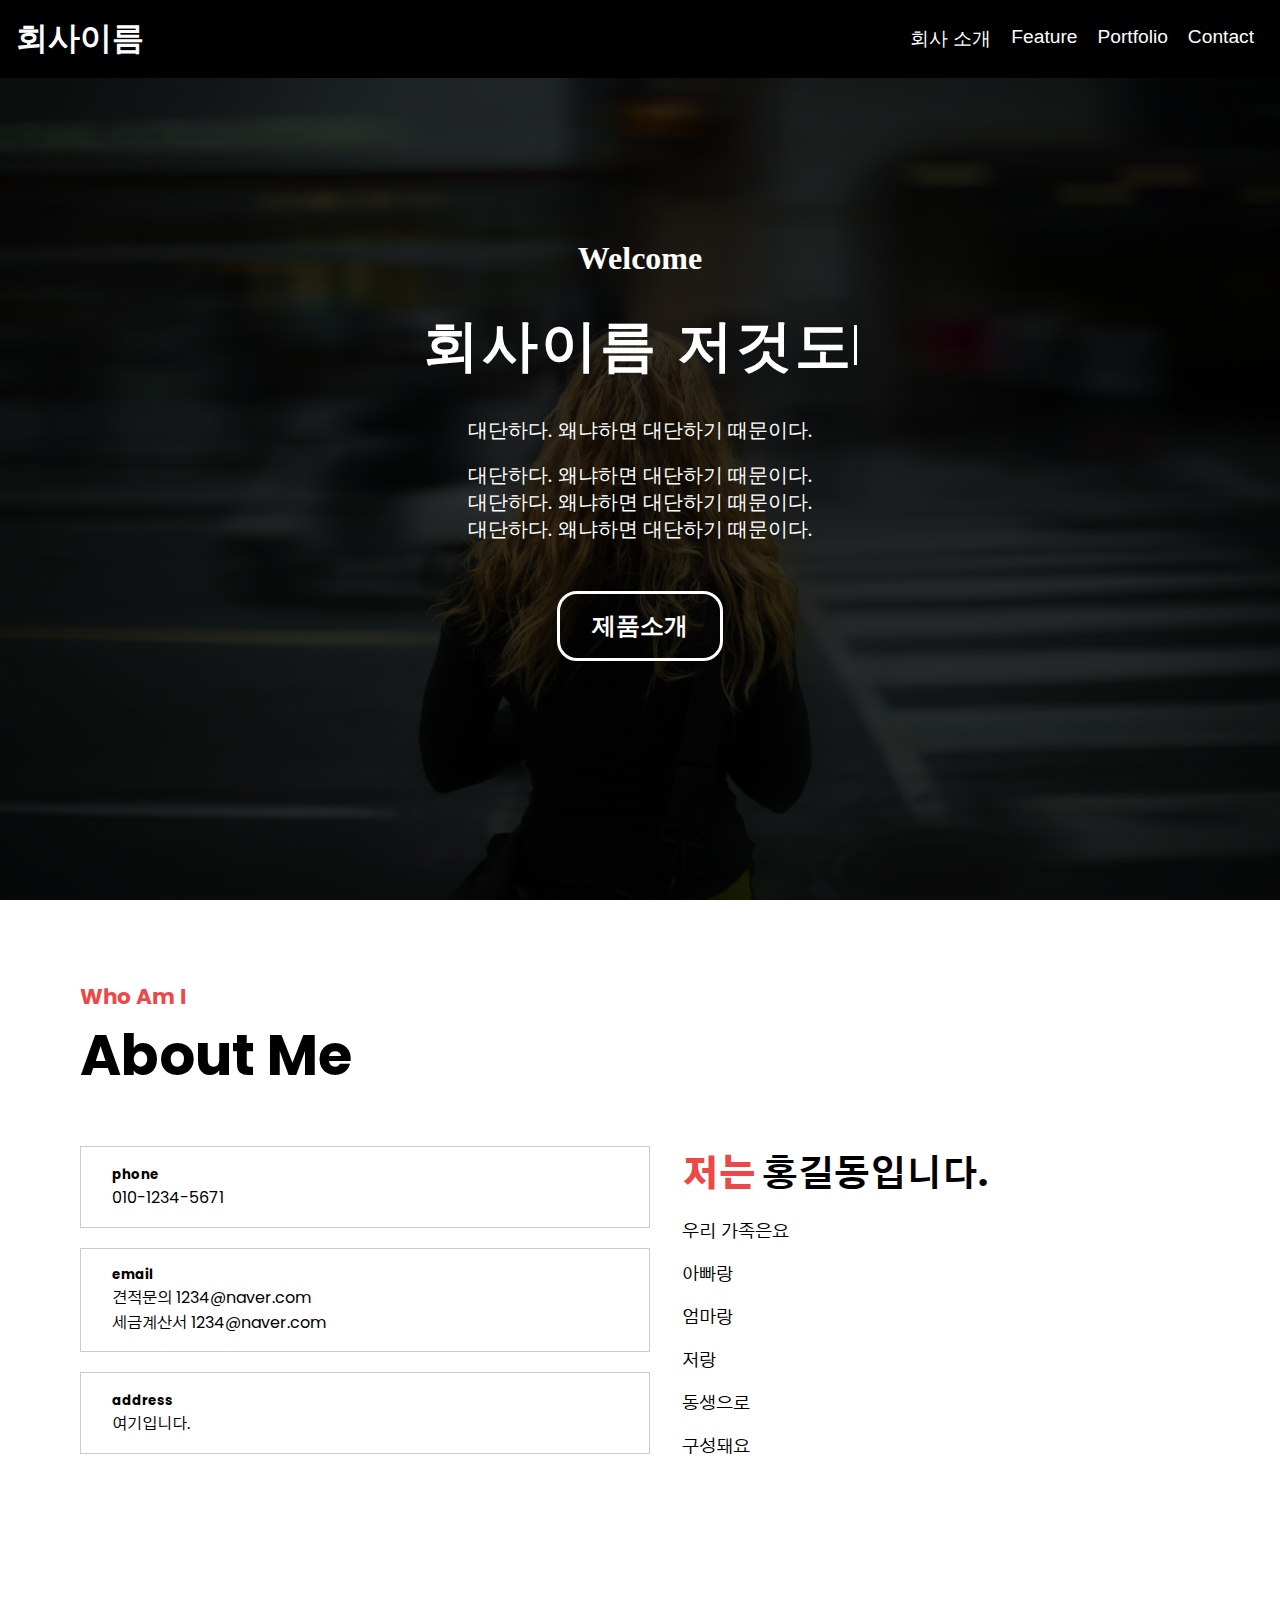
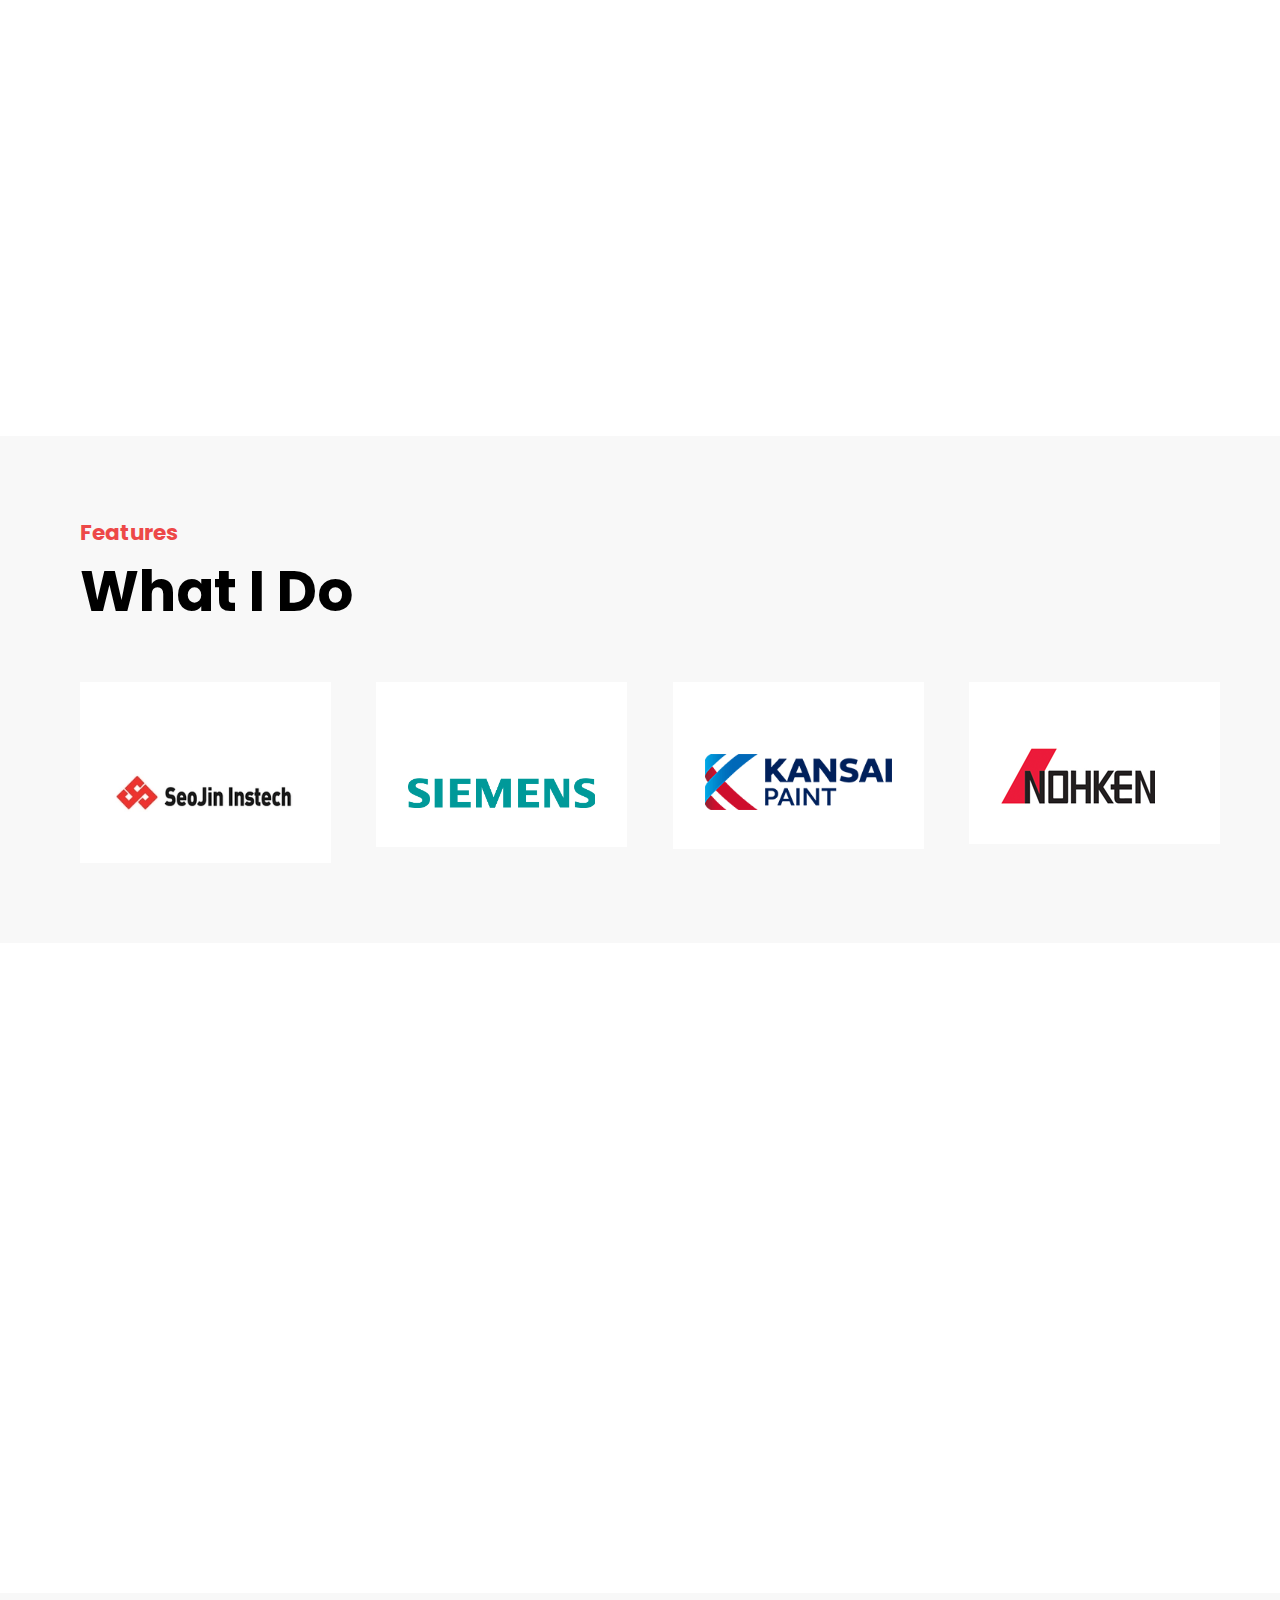
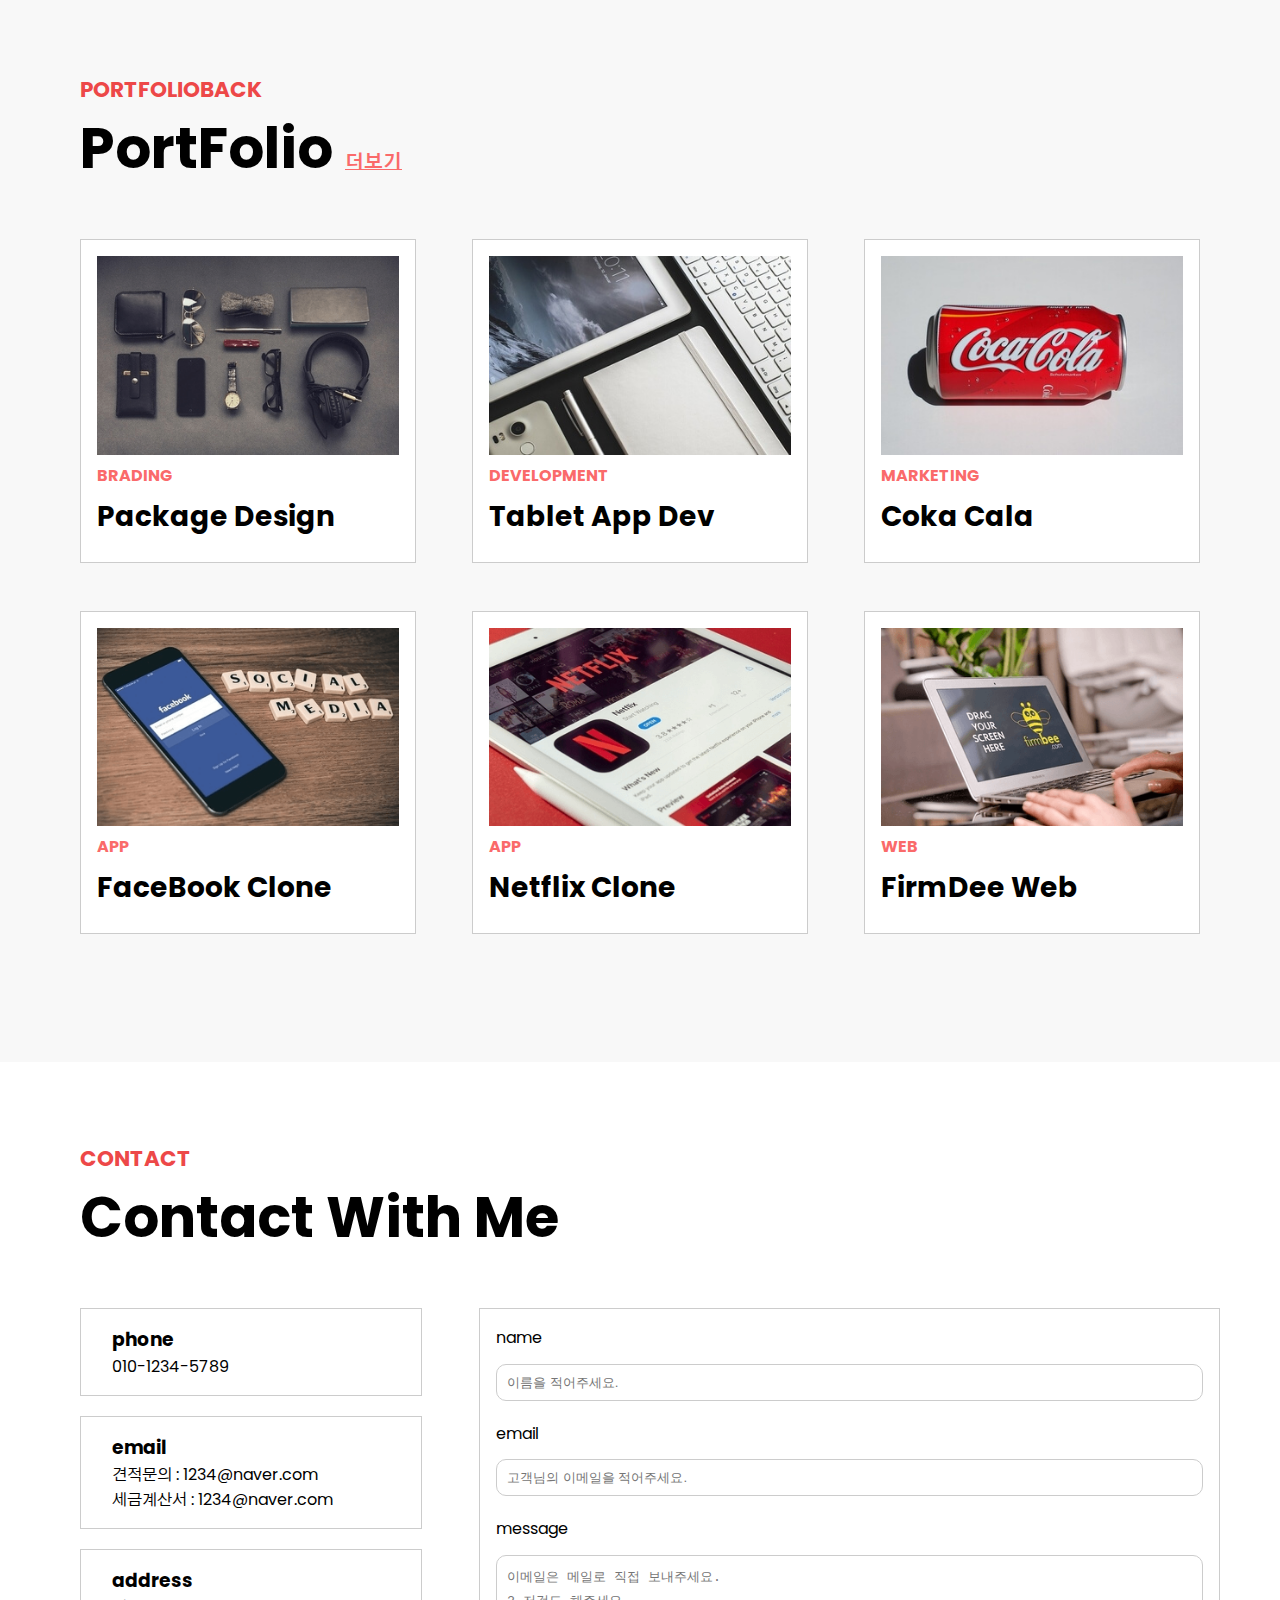
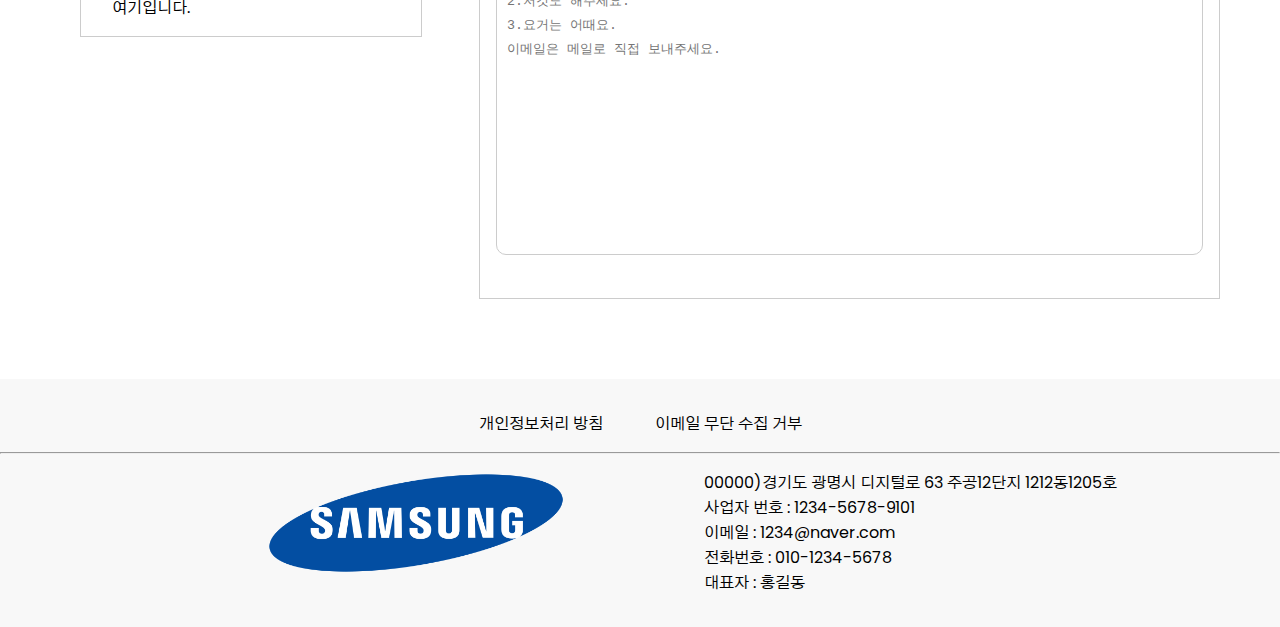
<file: index.html>
<!DOCTYPE html>
<html lang="ko">
<head>
    <meta charset="UTF-8">
    <meta http-equiv="X-UA-Compatible" content="IE=edge">
    <meta name="viewport" content="width=device-width, initial-scale=1.0">
    <title>완성본</title>
    <link rel="stylesheet" href="https://cdnjs.cloudflare.com/ajax/libs/font-awesome/6.1.2/css/all.min.css" integrity="sha512-1sCRPdkRXhBV2PBLUdRb4tMg1w2YPf37qatUFeS7zlBy7jJI8Lf4VHwWfZZfpXtYSLy85pkm9GaYVYMfw5BC1A==" crossorigin="anonymous" referrerpolicy="no-referrer" />
    <!-- font 아이콘을 사용하기 위해서-->
    <link rel="stylesheet" href="style.css">
    <!--띄어쓰기 조심-->
</head>

<!--오른쪽 마우스 금지
https://heinafantasy.com/120-->
<body oncontextmenu="return false" onselectstart="return false" ondragstart="return false" onkeydown="return false">
    <!--header-->
    <header>
        <!--header은 문서나 특징 섹션(section)의 헤더(header)를 정의할 때 사용--> 
            <div class="container">
                <h1>
                    <button data-animation-scroll='true' data-target="#main">회사이름</button>
                </h1>
                <nav>
                <!--nav태그는 다른 페이지 또는 현재 페이지의 다른 부분과 연결되는 네비게이션 링크들의 집합-->
                    <ul>
                    <!--ul의 점 없앨려면 style="list-style: none;"사용하기-->
                        <li>
                            <button data-animation-scroll='true' data-target="#about">회사 소개</button>
                        </li>
                        <li>
                            <button data-animation-scroll='true' data-target="#feature">Feature</button>
                        </li>
                        <li>
                            <button data-animation-scroll='true' data-target="#portfolio">Portfolio</button>
                        </li>
                        <li>
                            <button data-animation-scroll='true' data-target="#contact">Contact</button>
                        </li>
                    </ul>
                </nav>
            </div>
    </header>

    <!--main-->
    <main id="main">
        <!--main 태그는 문서 내부의 핵심적인 콘텐츠를 나타낼 때 사용하는 태그입니다. -->
            <div class="container">
                <h4>Welcome</h4>
                <h2>회사이름 <span></span></h2>
                <p>대단하다. 왜냐하면 대단하기 때문이다. </p>
                <br>
                <p>대단하다. 왜냐하면 대단하기 때문이다. </p>
                <p>대단하다. 왜냐하면 대단하기 때문이다. </p>
                <p>대단하다. 왜냐하면 대단하기 때문이다. </p>
                <!--'alt + z'시 화면에 맞추어서 가로 스크롤 없어짐-->
                <button class="download"><a href = '#portfolio'>제품소개</a></button>
                <button class="mouse"><i class="fa-solid fa-computer-mouse"></i></button>
                <!--<i class="fa-solid fa-computer-mouse"></i> 아이콘 가져오기-->
                <!--'https://fontawesome.com/icons/computer-mouse?s=solid' 아이콘 공짜로 얻기 사이트-->
            </div>
    </main>

    <!--about_me-->
    <section id="about">
        <!--section tag는 HTML 문서에 퐘된 독립적인 섹션(section)을 정의할 때 사용한다.-->
            <div class="container">
                <div class="title">
                    <h4>Who Am I</h4>
                    <h2>About Me</h2>
                </div>
                <div class="about-self">
                    <div class="left">
                        <!--
                        <img src="./images/me_alone.jpg" alt="내 사진">
                        -->
                        <div class="card">
                            <div class="icon">
                                <i class="fa-solid fa-phone-volume"></i>
                            </div>
                            <div class="info-text">
                                <h5>phone</h5>
                                <p>010-1234-5671</p>
                            </div>
                        </div>
    
                        <div class="card">
                            <div class="icon">
                                <i class="fa-solid fa-envelope-open-text"></i>
                            </div>
                            <div class="info-text">
                                <h5>email</h5>
                                <p>견적문의 1234@naver.com</p>
                                <p>세금계산서 1234@naver.com</p>
                            </div>
                        </div>
    
                        <div class="card">
                            <div class="icon">
                                <i class="fa-solid fa-location-crosshairs"></i>
                            </div>
                            <div class="info-text">
                                <h5>address</h5>
                                <p>여기입니다.</p>
                            </div>
                        </div>
                    </div>
                    <div class="right">
                        <h3><strong>저는 </strong>홍길동입니다.</h3>
                        <p>우리 가족은요</p>
                        <p>아빠랑</p>
                        <p>엄마랑</p>
                        <p>저랑</p>
                        <p>동생으로 </p>
                        <p>구성돼요</p>
                    </div>
                    <div class="map">
                        <iframe src="https://www.google.com/maps/embed?pb=!1m18!1m12!1m3!1d850967.604009362!2d126.01123202370937!3d33.576955215802215!2m3!1f0!2f0!3f0!3m2!1i1024!2i768!4f13.1!3m3!1m2!1s0x350ce3544cc84045%3A0x66bc36d2981ebf31!2z7KCc7KO87Yq567OE7J6Q7LmY64-E!5e0!3m2!1sko!2skr!4v1662192895666!5m2!1sko!2skr" width="600" height="450" style="border:0;" style="border:0;" allowfullscreen="" loading="lazy" referrerpolicy="no-referrer-when-downgrade"></iframe>
                        <!--https://lcw126.tistory.com/192-->
                        
                    
                </div>
            </div>
    </section>

    <!--what_i_do-->
    <section id="feature">
        <div class="container">
            <div class="title">
                <h4>Features</h4>
                <h2>What I Do</h2>
            </div>

            <div class="do-me">
                <!--
                <div class="do-inner">
                    <img class="log" src="./images/siemens.png" alt="siemens">
                </div>
                -->

                
                <div class="do-inner">
                    <a href="http://www.seojin.biz/main/main.php" target="_blank">
                        <div class="icon seojin">
                            <i class="fa-solid fa-s"></i>
                            <i class="fa-solid fa-e"></i>
                            <i class="fa-solid fa-o"></i>
                            <i class="fa-solid fa-j"></i>
                            <i class="fa-solid fa-i"></i> 
                            <i class="fa-solid fa-n"></i>
                            <br>
                            <span>
                                <i class="fa-solid fa-i"></i>
                                <i class="fa-solid fa-n"></i>
                                <i class="fa-solid fa-s"></i>
                                <i class="fa-solid fa-t"></i>
                                <i class="fa-solid fa-e"></i>
                                <i class="fa-solid fa-c"></i>
                                <i class="fa-solid fa-h"></i>
                            </span>
                        </div>
                        <div class="log seojin_img">
                            <span>
                            <img src="images/seojininstech.webp" alt='seojin'>
                            </span>
                        </div>
                        <div class="content">
                            <p><span>메인 화면으로 들어가게 됩니다.</span></p>
                        </div>
                    </a>
                </div>

                <div class="do-inner">
                    <a href="https://new.siemens.com/kr/ko.html" target="_blank">
                        <div class="icon">
                            <i class="fa-solid fa-s"></i>
                            <i class="fa-solid fa-e"></i>
                            <i class="fa-solid fa-m"></i>
                            <i class="fa-solid fa-e"></i>
                            <i class="fa-solid fa-n"></i>
                            <i class="fa-solid fa-s"></i>      
                        </div>
                        <div class="log siemens_img">
                            <span>
                            <img src="images/siemens.png" alt='siemens'>
                            </span>
                        </div>
                        <div class="content">
                            <p><span>메인 화면으로 들어가게 됩니다.</span></p>
                        </div>
                    </a>
                </div>
                <!--SeoJin Instec, SEMENS, KANSAI, NOHKEN-->
                <div class="do-inner">
                    <a href="https://www.kansai.com/" target="_blank">
                        <div class="icon">
                            <i class="fa-solid fa-k"></i>
                            <i class="fa-solid fa-a"></i>
                            <i class="fa-solid fa-n"></i>
                            <i class="fa-solid fa-s"></i>
                            <i class="fa-solid fa-a"></i>
                            <i class="fa-solid fa-i"></i>
                        </div>
                        <div class="log kansai_img">
                            <span>
                            <img src="images/kansai3.png" alt='kansai'>
                            </span>
                        </div>
                        <div class="content">
                            <p><span>메인 화면으로 들어가게 됩니다.</span></p>
                        </div>
                    </a>
                </div>

                <div class="do-inner">
                    <a href="https://www.nohken.com/en/" target="_blank">
                        <div class="icon">
                            <i class="fa-solid fa-n"></i>
                            <i class="fa-solid fa-o"></i>
                            <i class="fa-solid fa-h"></i>
                            <i class="fa-solid fa-k"></i>
                            <i class="fa-solid fa-e"></i>
                            <i class="fa-solid fa-n"></i>
                        </div>
                        <div class="log nohken_img">
                            <span>
                            <img src="images/nohken.png" alt='nohken'>
                            </span>
                        </div>
                        <div class="content">
                            <p><span>메인 화면으로 들어가게 됩니다.</span></p>
                        </div>
                    </a>
                </div>
            </div>
        </div>
            
            <!--
            <div class="do-inner">
                <img class="log" src="./images/kansai.svg" alt="kansai">
            </div>

            <div class="do-inner">
                <img class="log" src="./images/seojininstech2.jpg" alt="seojininstech">
            </div>

            <div class="do-inner">
                <img class="log" src="./images/nohken.png" alt="nohken">
            </div>
            -->

    </section>

    <!--background-->
    <div class="bg">
    </div>

    <!--portpolio-->
    <section id='portfolio'>
        <div class="containder">
            <div class="title">
                <h4>PORTFOLIOBACK</h4>
                <h2>PortFolio <a href="./deep/html/condact_product.html">더보기</a></h2>
            </div>
            <div class="portfolio-me">
                <div class="portfolio-inner">
                    <img src='./images/mock1.png' alt='샘플이미지1'>
                    <strong>BRADING</strong>
                    <h3>Package Design</h3>
                </div>

                <div class="portfolio-inner">
                    <img src='./images/mock2.png' alt='샘플이미지2'>
                    <strong>DEVELOPMENT</strong>
                    <h3>Tablet App Dev</h3>
                </div>

                <div class="portfolio-inner">
                    <img src='./images/mock3.png' alt='샘플이미지3'>
                    <strong>MARKETING</strong>
                    <h3>Coka Cala</h3>
                </div>

                <div class="portfolio-inner">
                    <img src='./images/mock4.png' alt='샘플이미지4'>
                    <strong>APP</strong>
                    <h3>FaceBook Clone</h3>
                </div>

                <div class="portfolio-inner">
                    <img src='./images/mock5.png' alt='샘플이미지5'>
                    <strong>APP</strong>
                    <h3>Netflix Clone</h3>
                </div>

                <div class="portfolio-inner">
                    <img src='./images/mock6.png' alt='샘플이미지6'>
                    <strong>WEB</strong>
                    <h3>FirmDee Web</h3>
                </div>
            </div>
        </div>
    </section>

    <!--contact_with_me-->
    <section id="contact">
        <div class="container">
            <div class="title">
                <h4>CONTACT</h4>
                <h2>Contact With Me</h2>
            </div>
            <div class="contact-me">
                <div class="left">
                    <div class="card">
                        <div class="icon">
                            <i class="fa-solid fa-phone-volume"></i>
                        </div>
                        <div class="info-text">
                            <h3>phone</h3>
                            <p>010-1234-5789</p>
                        </div>
                    </div>

                    <div class="card">
                        <div class="icon">
                            <i class="fa-solid fa-envelope-open-text"></i>
                        </div>
                        <div class="info-text">
                            <h3>email</h3>
                            <p>견적문의 : 1234@naver.com</p>
                            <p>세금계산서 : 1234@naver.com</p>
                        </div>
                    </div>

                    <div class="card">
                        <div class="icon">
                            <i class="fa-solid fa-location-crosshairs"></i>
                        </div>
                        <div class="info-text">
                            <h3>address</h3>
                            <p>여기입니다.</p>
                        </div>
                    </div>
                </div>

                <div class="right">
                    <form action="#">
                    <!--form 태그는 웹 페이지에서의 입력 양식을 의미한다. ex) 로그인 창, 회원가입
                    name: 폼의 이름
                    action: 폼 데이터가 전송되는 백엔드 url
                    method: 폼 전송 방식(GET/POST)
                    https://ofcourse.kr/html-course/form-%ED%83%9C%EA%B7%B8-->
                        <div class="form-group">
                            <label for="name">name</label>
                            <input readonly type="text" id="name" placeholder="이름을 적어주세요.">
                        </div>

                        <div class="form-group">
                            <label for="email">email</label>
                            <input readonly type="text" id="email" placeholder="고객님의 이메일을 적어주세요.">
                            <!--label의 for과 input의 id가 같을 경우에 'email'만 눌러도 바로 입력 가능-->
                            <!--input 태그에서 autocomplete="off" 지정시 자동완성 기능 삭제-->
                        </div>

                        <div class="form-group">
                            <label for="msg">message</label>
                            <textarea readonly id="msg"placeholder="이메일은 메일로 직접 보내주세요.&#13;&#10;2.저것도 해주세요.&#13;&#10;3.요거는 어때요.&#13;&#10;이메일은 메일로 직접 보내주세요. "></textarea>
                            <!--textarea는 여러줄을 입력 가능하게 해준다.placeholder에서 &#13;&#10;를 입력시 줄 바꿈이 된다.-->
                        </div>
                        <!--send 버튼
                        <button>send</button>
                        -->


                    </form>
                </div>
            </div>
        </div>
    </section>

    <section id="last">
        <div class="footer">
            <div class ='footer_menu'>
                <a href="./deep/html/agree.html#agree">개인정보처리 방침</a>
                <a href="./deep/html/agree.html#email_">이메일 무단 수집 거부</a>
            </div>
            <hr>
            <!--줄을 만들어 버린다.-->
            <div class="summary">
                <div class="summary_main">
                    <a href="#main">
                        <img src='./images/samsung.png' alt='삼성 로고'>
                    </a>
                </div>
                <div class="summary_content">
                    <div class="summary_left">
                        <p>
                            00000)경기도 광명시 디지털로 63 주공12단지 1212동1205호
                        </p>

                        <p>
                            사업자 번호 : 1234-5678-9101
                        </p>

                        <p>
                            이메일 : 1234@naver.com
                        </p>

                        <p>
                            전화번호 : 010-1234-5678
                        </p>

                        <p>
                            대표자 : 홍길동
                        </p>
                    </div>
                </div>
            </div>

        </div>
    </section>

    <!--.js연결하기-->
    <script src ="script.js"></script>
</body>
</html>
</file>
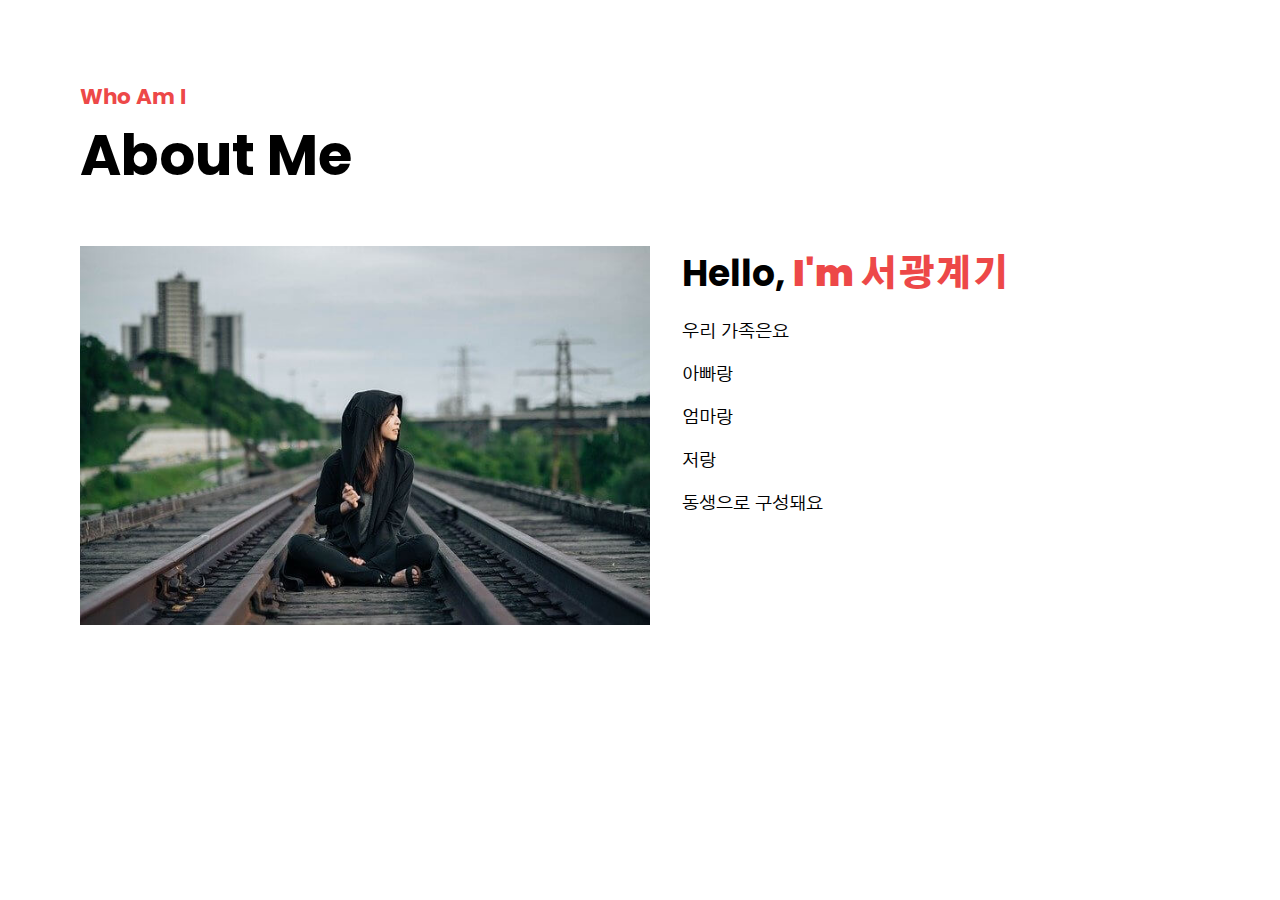
<file: html/about_me.html>
<!DOCTYPE html>
<html lang="zxx">
<head>
    <meta charset="UTF-8">
    <meta http-equiv="X-UA-Compatible" content="IE=edge">
    <meta name="viewport" content="width=device-width, initial-scale=1.0">
    <title>About_Me</title>
    <link rel="stylesheet" href="https://cdnjs.cloudflare.com/ajax/libs/font-awesome/6.1.2/css/all.min.css" integrity="sha512-1sCRPdkRXhBV2PBLUdRb4tMg1w2YPf37qatUFeS7zlBy7jJI8Lf4VHwWfZZfpXtYSLy85pkm9GaYVYMfw5BC1A==" crossorigin="anonymous" referrerpolicy="no-referrer" />
    <!-- font 아이콘을 사용하기 위해서-->
    <link rel="stylesheet" href="../style.css">
    <link rel="stylesheet" href="../css/about_me.css">
</head>
<body>
    <section id="about">
    <!--section tag는 HTML 문서에 퐘된 독립적인 섹션(section)을 정의할 때 사용한다.-->
        <div class="container">
            <div class="title">
                <h4>Who Am I</h4>
                <h2>About Me</h2>
            </div>
            <div class="about-self">
                <div class="left">
                    <img src="../images/me_alone.jpg" alt="내 사진">
                </div>
                <div class="right">
                    <h3>Hello, <strong>I'm 서광계기</strong></h3>
                    <p>우리 가족은요</p>
                    <p>아빠랑</p>
                    <p>엄마랑</p>
                    <p>저랑</p>
                    <p>동생으로 구성돼요</p>
                    <div class="social">
                        <a href="#">
                            <i class="fa-brands fa-facebook"></i>
                        </a>
                        <a href="#">
                            <i class="fa-brands fa-instagram"></i>
                        </a>
                        <a href="#">
                            <i class="fa-brands fa-twitch"></i>
                        </a>
                        <a href="#">
                            <i class="fa-brands fa-youtube"></i>
                        </a>
                    </div>
                </div>
            </div>
        </div>
    </section>
</body>
</html>
</file>
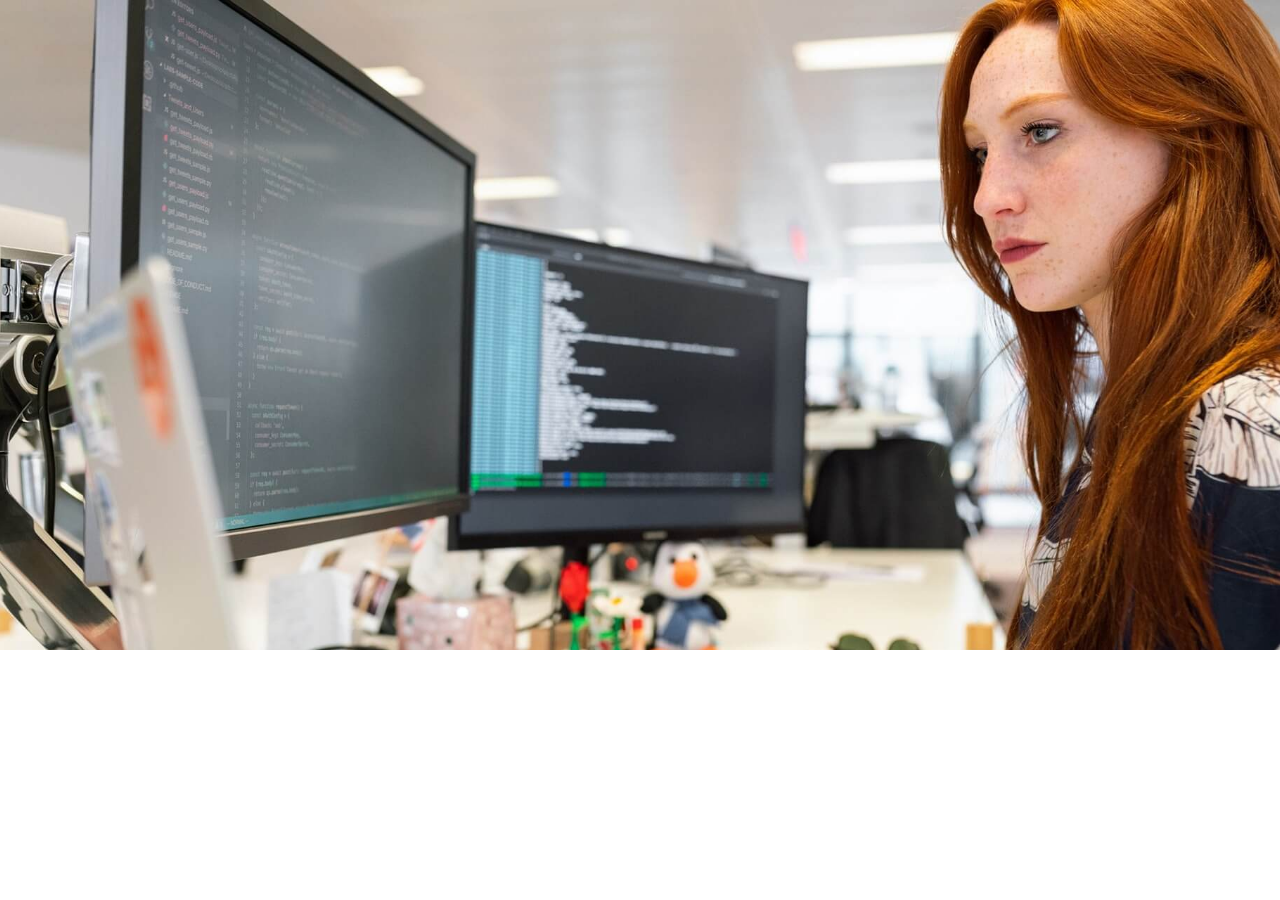
<file: html/background.html>
<!DOCTYPE html>
<html lang="zxx">
<head>
    <meta charset="UTF-8">
    <meta http-equiv="X-UA-Compatible" content="IE=edge">
    <meta name="viewport" content="width=device-width, initial-scale=1.0">
    <title>background</title>
    <link rel="stylesheet" href="../style.css">
    <link rel="stylesheet" href="../css/background.css">
</head>
<body>
    <div class="bg">
        
    </div>
</body>
</html>
</file>
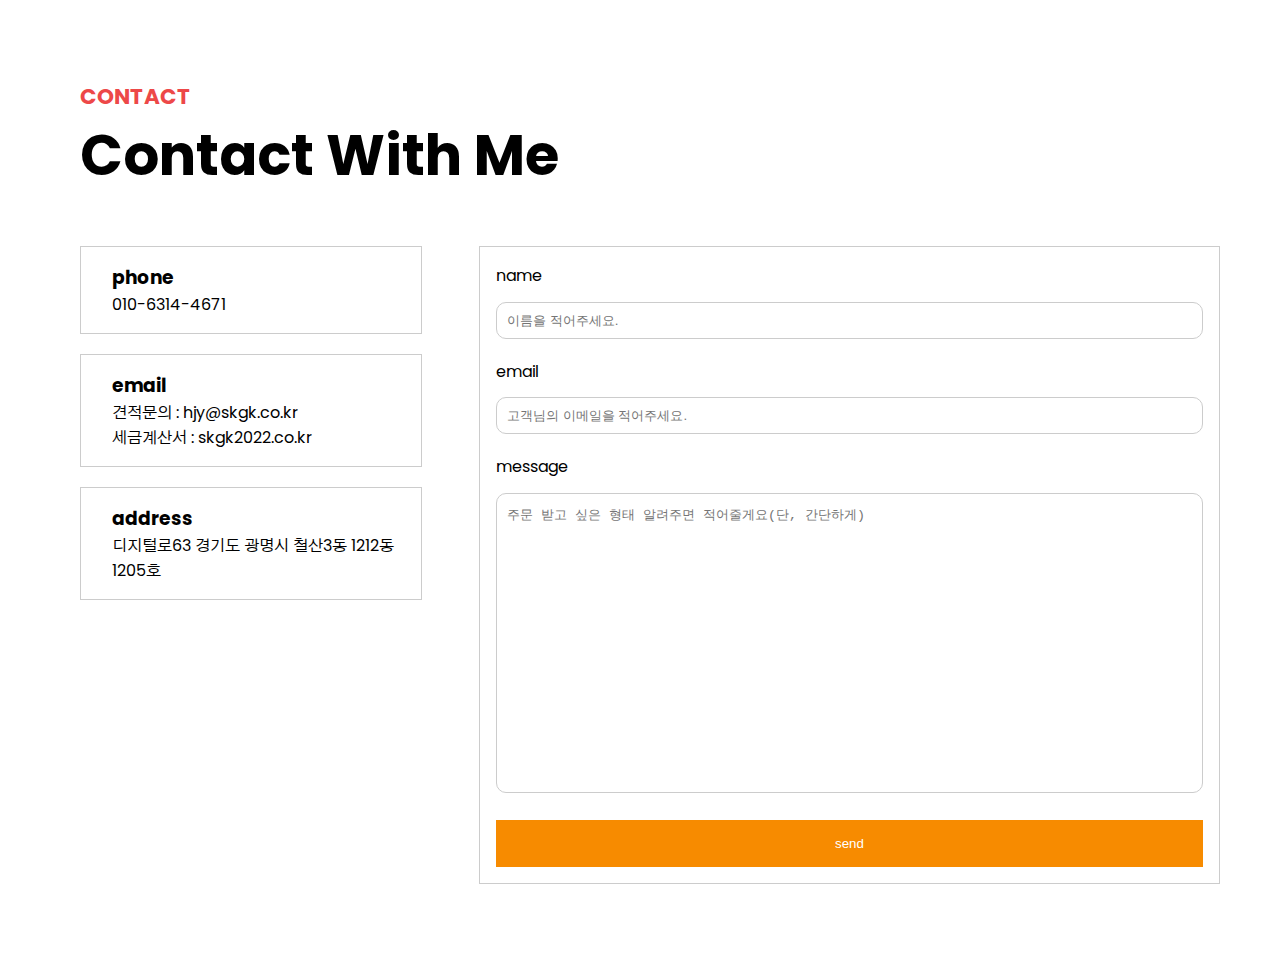
<file: html/contact_with_me.html>
<!DOCTYPE html>
<html lang="zxx">
<head>
    <meta charset="UTF-8">
    <meta http-equiv="X-UA-Compatible" content="IE=edge">
    <meta name="viewport" content="width=device-width, initial-scale=1.0">
    <title>contact_with_me</title>
    <link rel="stylesheet" href="https://cdnjs.cloudflare.com/ajax/libs/font-awesome/6.1.2/css/all.min.css" integrity="sha512-1sCRPdkRXhBV2PBLUdRb4tMg1w2YPf37qatUFeS7zlBy7jJI8Lf4VHwWfZZfpXtYSLy85pkm9GaYVYMfw5BC1A==" crossorigin="anonymous" referrerpolicy="no-referrer" />
    <!-- font 아이콘을 사용하기 위해서-->
    <link rel="stylesheet" href="../style.css">
    <link rel="stylesheet" href="../css/contact_with_me.css">
</head>
<body>
    <section id="contact">
        <div class="container">
            <div class="title">
                <h4>CONTACT</h4>
                <h2>Contact With Me</h2>
            </div>
            <div class="contact-me">
                <div class="left">
                    <div class="card">
                        <div class="icon">
                            <i class="fa-solid fa-phone-volume"></i>
                        </div>
                        <div class="info-text">
                            <h3>phone</h3>
                            <p>010-6314-4671</p>
                        </div>
                    </div>

                    <div class="card">
                        <div class="icon">
                            <i class="fa-solid fa-envelope-open-text"></i>
                        </div>
                        <div class="info-text">
                            <h3>email</h3>
                            <p>견적문의 : hjy@skgk.co.kr</p>
                            <p>세금계산서 : skgk2022.co.kr</p>
                        </div>
                    </div>

                    <div class="card">
                        <div class="icon">
                            <i class="fa-solid fa-location-crosshairs"></i>
                        </div>
                        <div class="info-text">
                            <h3>address</h3>
                            <p>디지털로63 경기도 광명시 철산3동 1212동 1205호</p>
                        </div>
                    </div>
                </div>

                <div class="right">
                    <form action="#">
                    <!--form 태그는 웹 페이지에서의 입력 양식을 의미한다. ex) 로그인 창, 회원가입
                    name: 폼의 이름
                    action: 폼 데이터가 전송되는 백엔드 url
                    method: 폼 전송 방식(GET/POST)
                    https://ofcourse.kr/html-course/form-%ED%83%9C%EA%B7%B8-->
                        <div class="form-group">
                            <label for="name">name</label>
                            <input type="text" id="name" placeholder="이름을 적어주세요.">
                        </div>

                        <div class="form-group">
                            <label for="email">email</label>
                            <input type="text" id="email" placeholder="고객님의 이메일을 적어주세요.">
                            <!--label의 for과 input의 id가 같을 경우에 'email'만 눌러도 바로 입력 가능-->
                            <!--input 태그에서 autocomplete="off" 지정시 자동완성 기능 삭제-->
                        </div>

                        <div class="form-group">
                            <label for="msg">message</label>
                            <textarea id="msg"placeholder="주문 받고 싶은 형태 알려주면 적어줄게요(단, 간단하게)"></textarea>
                            <!--textarea는 여러줄을 입력 가능하게 해준다. -->
                        </div>

                        <button>send</button>


                    </form>
                </div>
            </div>
        </div>

    </section>
</body>
</html>
</file>
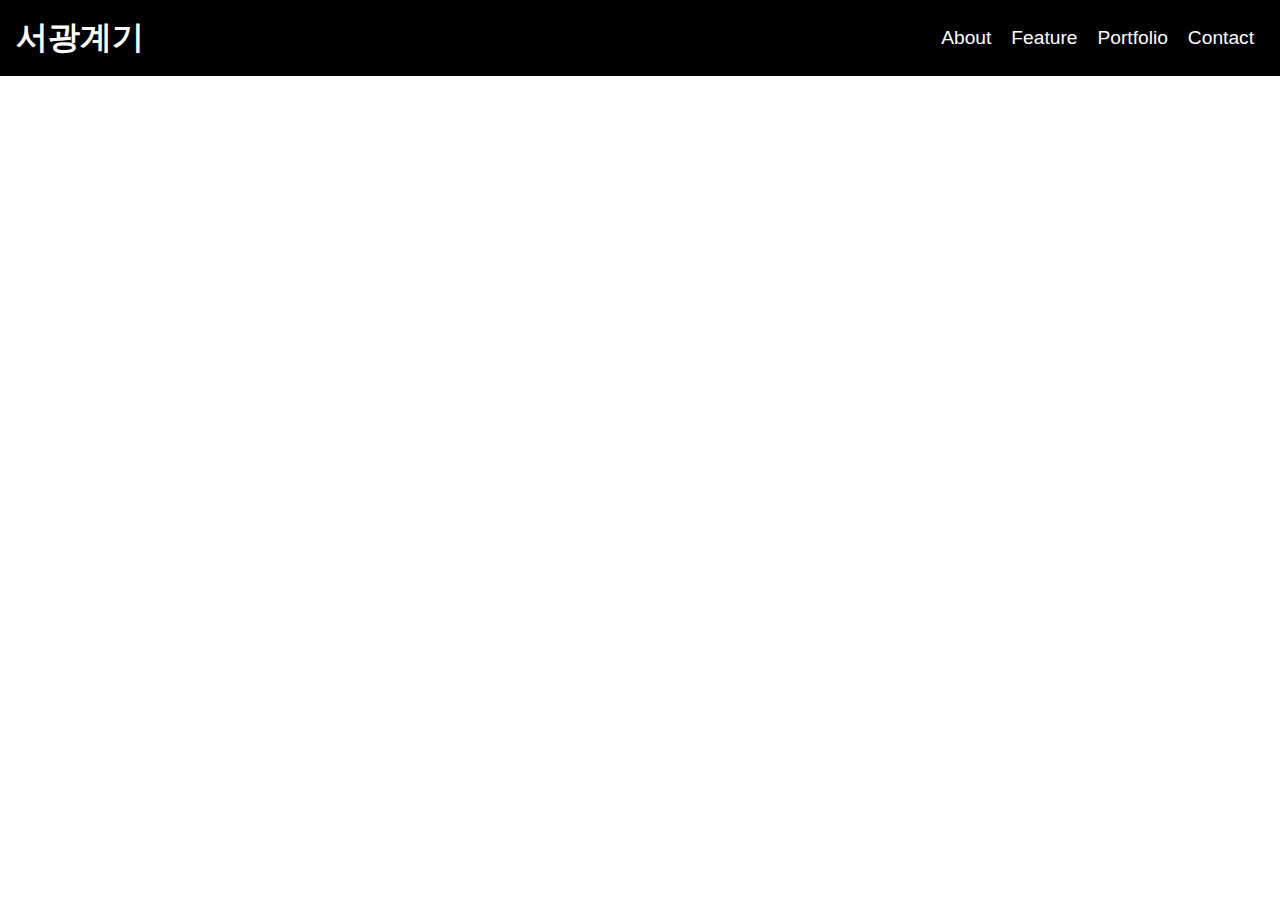
<file: html/header.html>
<!DOCTYPE html>
<html lang="zxx">
<head>
    <meta charset="UTF-8">
    <meta http-equiv="X-UA-Compatible" content="IE=edge">
    <meta name="viewport" content="width=device-width, initial-scale=1.0">
    <title>Header</title>
    <link rel="stylesheet" href="../style.css">
    <link rel="stylesheet" href="../css/header.css">
</head>
<body>
    <header>
    <!--header은 문서나 특징 섹션(section)의 헤더(header)를 정의할 때 사용--> 
        <div class="container">
            <h1>
                <button>서광계기</button>
            </h1>
            <nav>
            <!--nav태그는 다른 페이지 또는 현재 페이지의 다른 부분과 연결되는 네비게이션 링크들의 집합-->
                <ul>
                <!--ul의 점 없앨려면 style="list-style: none;"사용하기-->
                    <li>
                        <button>About</button>
                    </li>
                    <li>
                        <button>Feature</button>
                    </li>
                    <li>
                        <button>Portfolio</button>
                    </li>
                    <li>
                        <button>Contact</button>
                    </li>
                </ul>
            </nav>
        </div>
    </header>

    
</body>
</html>
</file>
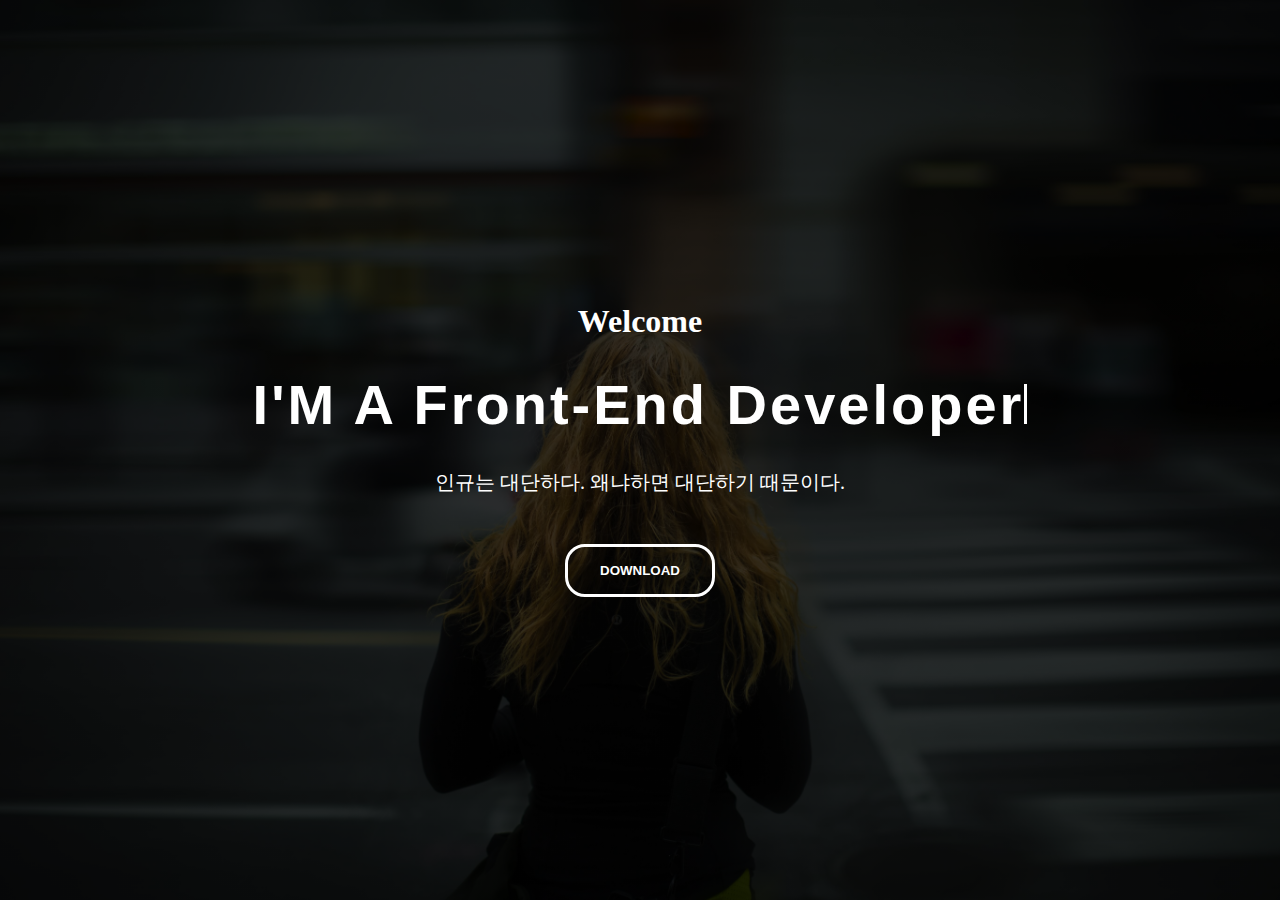
<file: html/main.html>
<!DOCTYPE html>
<html lang="zxx">
<head>
    <meta charset="UTF-8">
    <meta http-equiv="X-UA-Compatible" content="IE=edge">
    <meta name="viewport" content="width=device-width, initial-scale=1.0">
    <title>Main</title>
    <link rel="stylesheet" href="https://cdnjs.cloudflare.com/ajax/libs/font-awesome/6.1.2/css/all.min.css" integrity="sha512-1sCRPdkRXhBV2PBLUdRb4tMg1w2YPf37qatUFeS7zlBy7jJI8Lf4VHwWfZZfpXtYSLy85pkm9GaYVYMfw5BC1A==" crossorigin="anonymous" referrerpolicy="no-referrer" />
    <!-- font 아이콘을 사용하기 위해서-->
    <link rel="stylesheet" href="../style.css">
    <link rel="stylesheet" href="../css/main.css">
</head>
<body>
    <main id="main">
    <!--main 태그는 문서 내부의 핵심적인 콘텐츠를 나타낼 때 사용하는 태그입니다. -->
        <div class="comtainer">
            <h4>Welcome</h4>
            <h2>I'M A <span>Front-End Developer</span></h2>
            <p>인규는 대단하다. 왜냐하면 대단하기 때문이다. </p>
            <!--'alt + z'시 화면에 맞추어서 가로 스크롤 없어짐-->
            <button class="download">DOWNLOAD</button>
            <button class="mouse"><i class="fa-solid fa-computer-mouse"></i></button>
            <!--<i class="fa-solid fa-computer-mouse"></i> 아이콘 가져오기-->
            <!--'https://fontawesome.com/icons/computer-mouse?s=solid' 아이콘 공짜로 얻기 사이트-->
        </div>
    </main>
   
</body>
</html>
</file>
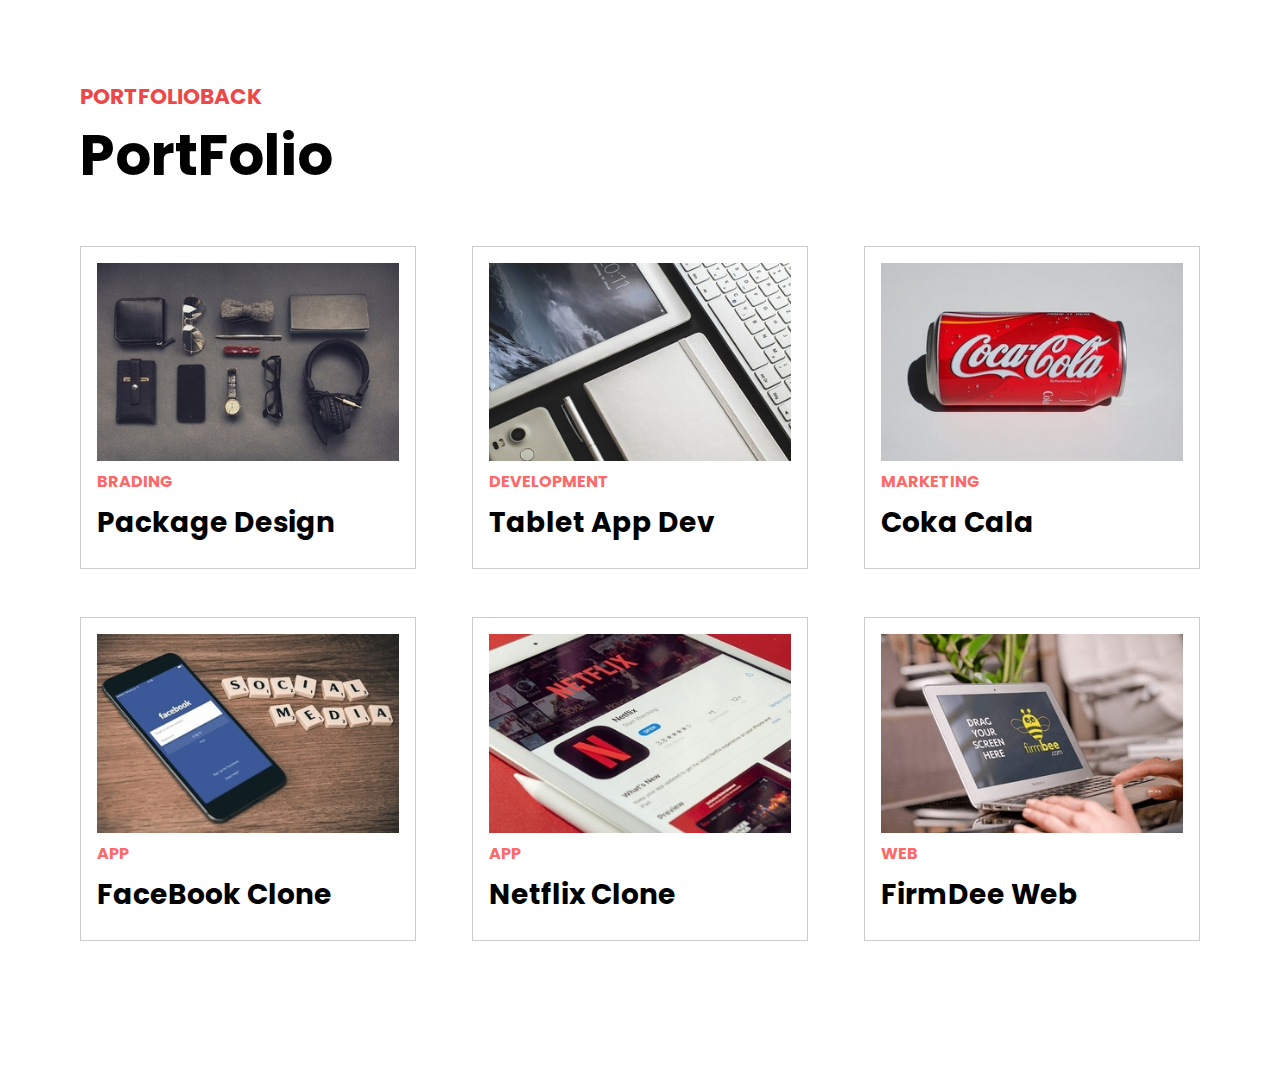
<file: html/portfolio.html>
<!DOCTYPE html>
<html lang="zxx">
<head>
    <meta charset="UTF-8">
    <meta http-equiv="X-UA-Compatible" content="IE=edge">
    <meta name="viewport" content="width=device-width, initial-scale=1.0">
    <title>portfolio</title>
    <link rel="stylesheet" href="../style.css">
    <link rel="stylesheet" href="../css/portfolio.css">
</head>
<body>
    <section id='portfolio'>
        <div class="containder">
            <div class="title">
                <h4>PORTFOLIOBACK</h4>
                <h2>PortFolio</h2>
            </div>
            <div class="portfolio-me">
                <div class="portfolio-inner">
                    <img src='../images/mock1.png' alt='샘플이미지1'>
                    <strong>BRADING</strong>
                    <h3>Package Design</h3>
                </div>

                <div class="portfolio-inner">
                    <img src='../images/mock2.png' alt='샘플이미지2'>
                    <strong>DEVELOPMENT</strong>
                    <h3>Tablet App Dev</h3>
                </div>

                <div class="portfolio-inner">
                    <img src='../images/mock3.png' alt='샘플이미지3'>
                    <strong>MARKETING</strong>
                    <h3>Coka Cala</h3>
                </div>

                <div class="portfolio-inner">
                    <img src='../images/mock4.png' alt='샘플이미지4'>
                    <strong>APP</strong>
                    <h3>FaceBook Clone</h3>
                </div>

                <div class="portfolio-inner">
                    <img src='../images/mock5.png' alt='샘플이미지5'>
                    <strong>APP</strong>
                    <h3>Netflix Clone</h3>
                </div>

                <div class="portfolio-inner">
                    <img src='../images/mock6.png' alt='샘플이미지6'>
                    <strong>WEB</strong>
                    <h3>FirmDee Web</h3>
                </div>
            </div>
        </div>
    </section>
</body>
</html>
</file>
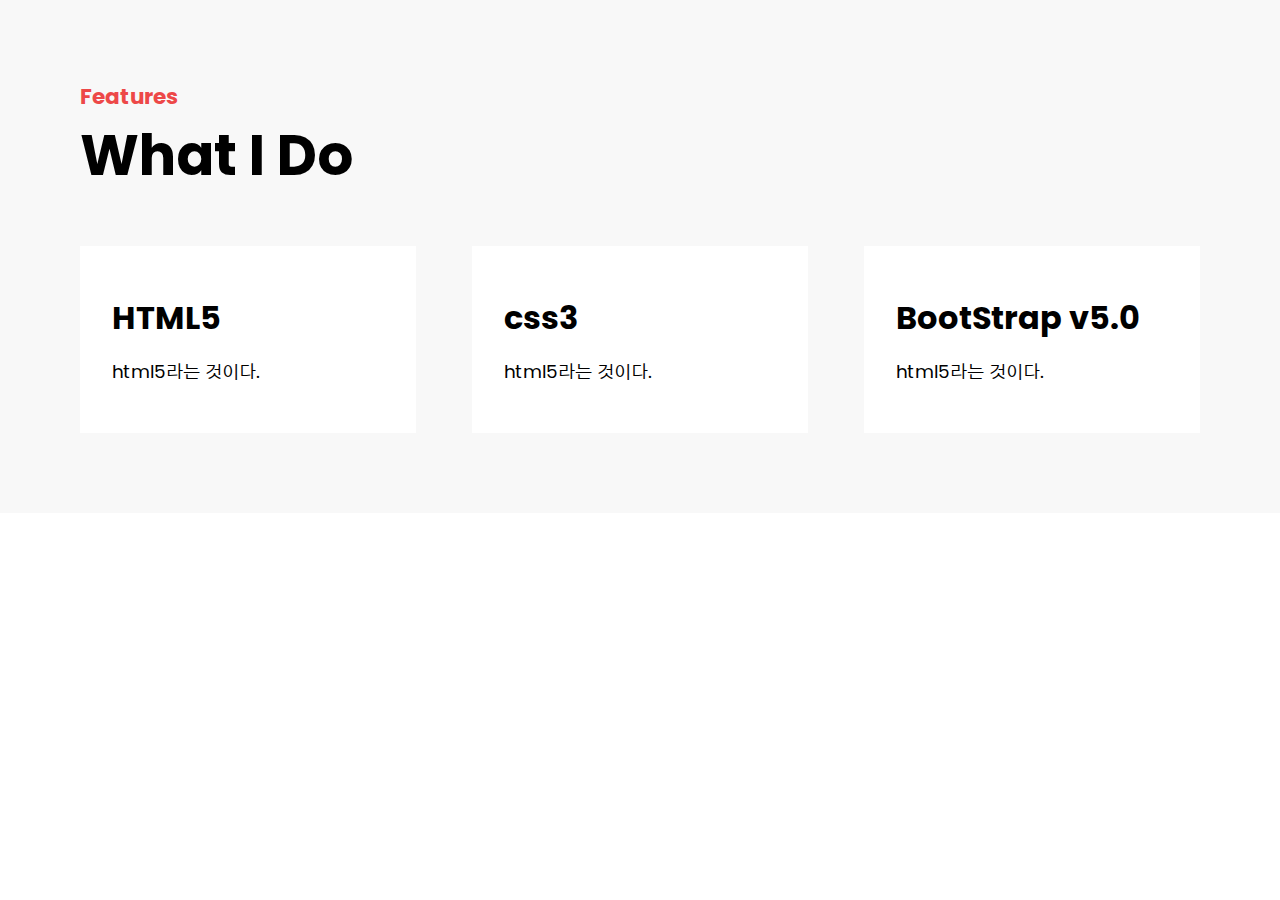
<file: html/what_i_do.html>
<!DOCTYPE html>
<html lang="zxx">
<head>
    <meta charset="UTF-8">
    <meta http-equiv="X-UA-Compatible" content="IE=edge">
    <meta name="viewport" content="width=device-width, initial-scale=1.0">
    <title>what_i_do</title>
    <link rel="stylesheet" href="https://cdnjs.cloudflare.com/ajax/libs/font-awesome/6.1.2/css/all.min.css" integrity="sha512-1sCRPdkRXhBV2PBLUdRb4tMg1w2YPf37qatUFeS7zlBy7jJI8Lf4VHwWfZZfpXtYSLy85pkm9GaYVYMfw5BC1A==" crossorigin="anonymous" referrerpolicy="no-referrer" />
    <!-- font 아이콘을 사용하기 위해서-->
    <link rel="stylesheet" href="../style.css">
    <link rel="stylesheet" href="../css/what_i_do.css">
</head>
<body>
    <section id="feature">
        <div class="container">
            <div class="title">
                <h4>Features</h4>
                <h2>What I Do</h2>
            </div>
        </div>

        <div class="do-me">
            <div class="do-inner">
                <div class="icon">
                    <i class="fa-brands fa-html5"></i>
                </div>
                <div class="content">
                    <h3>HTML5</h3>
                    <p>html5라는 것이다.</p>
                </div>
            </div>

            <div class="do-inner">
                <div class="icon">
                    <i class="fa-brands fa-css3-alt"></i>
                </div>
                <div class="content">
                    <h3>css3</h3>
                    <p>html5라는 것이다.</p>
                </div>
            </div>

            <div class="do-inner">
                <div class="icon">
                    <i class="fa-brands fa-bootstrap"></i>
                </div>
                <div class="content">
                    <h3>BootStrap v5.0</h3>
                    <p>html5라는 것이다.</p>
                </div>
            </div>

        </div>
    </section>
</body>
</html>
</file>
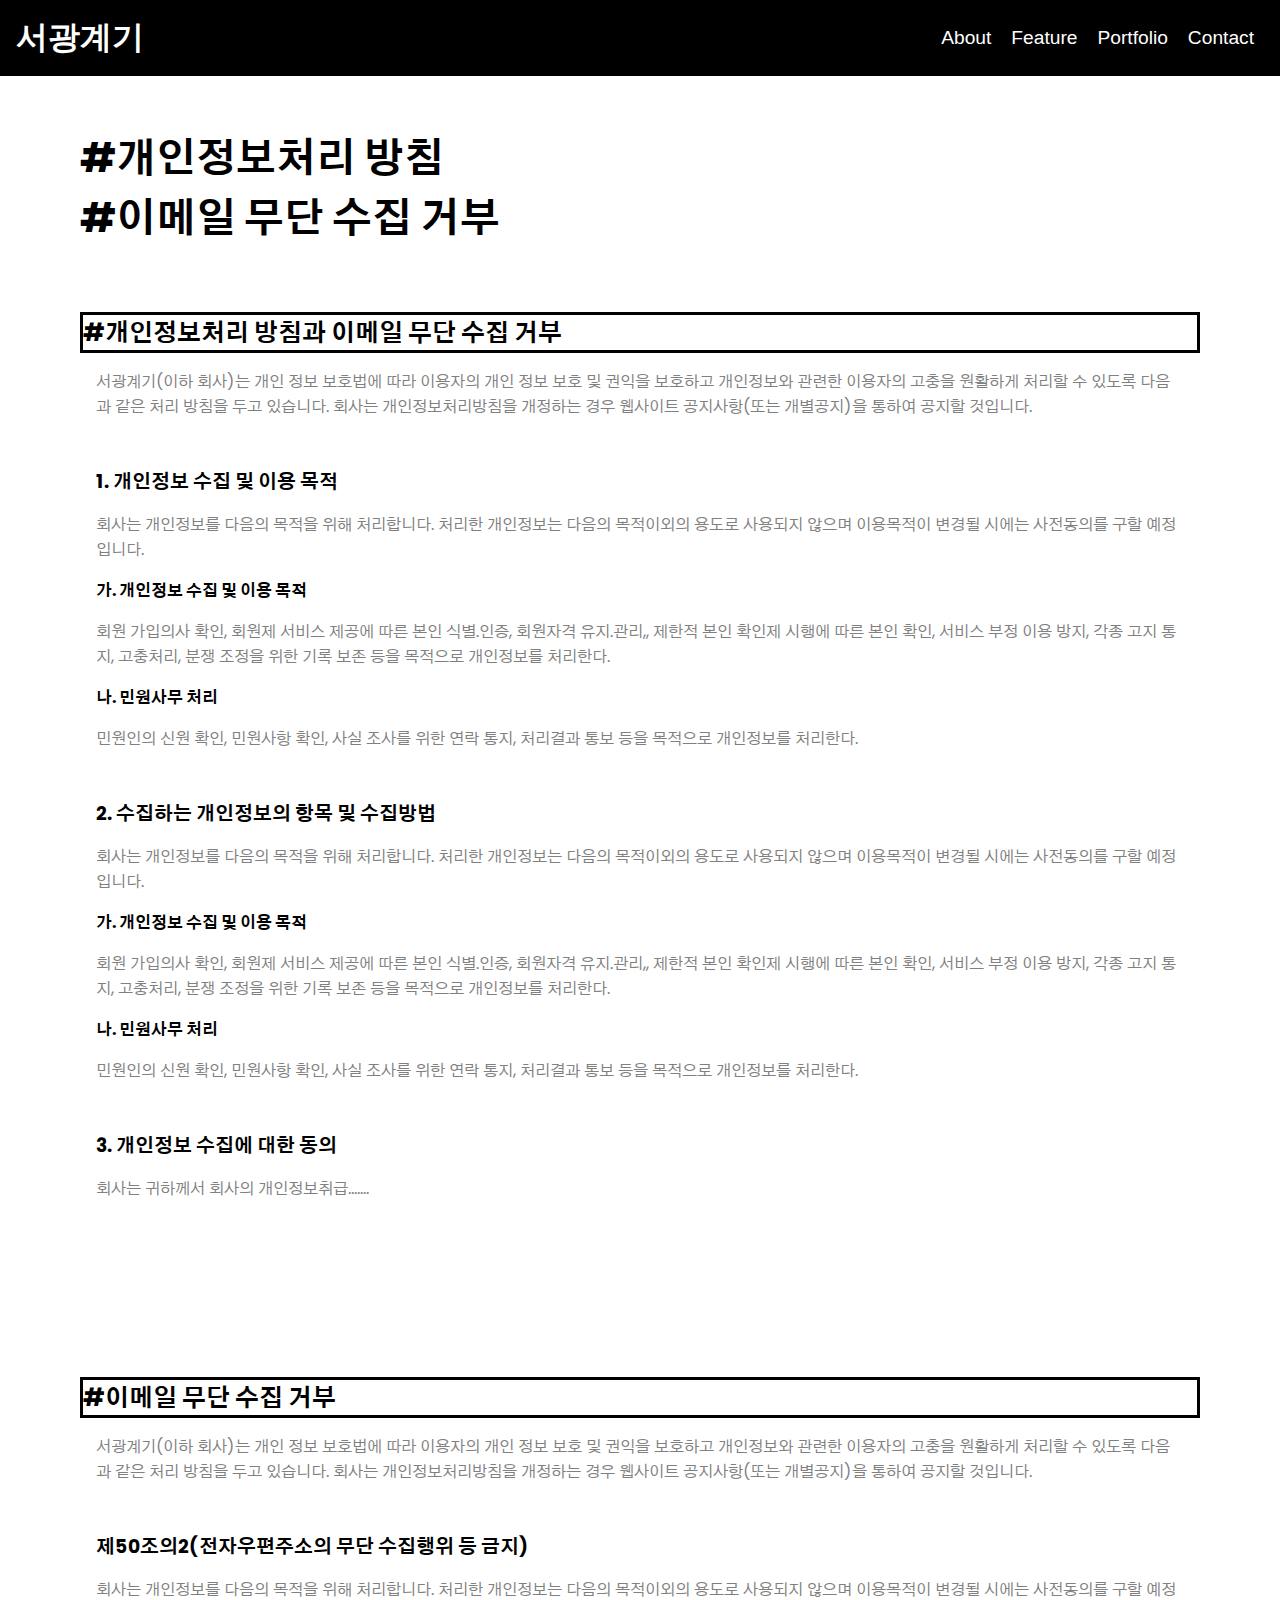
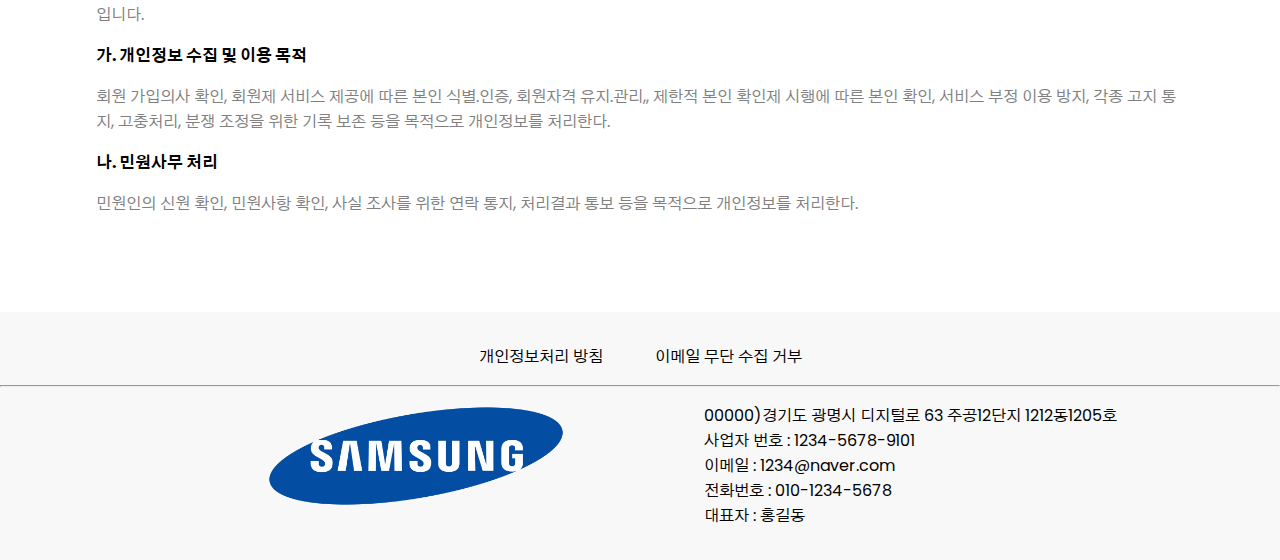
<file: deep/html/agree.html>
<!DOCTYPE html>
<html lang="zxx">
<head>
    <meta charset="UTF-8">
    <meta http-equiv="X-UA-Compatible" content="IE=edge">
    <meta name="viewport" content="width=device-width, initial-scale=1.0">
    <title>agree</title>
    <link rel="stylesheet" href="https://cdnjs.cloudflare.com/ajax/libs/font-awesome/6.1.2/css/all.min.css" integrity="sha512-1sCRPdkRXhBV2PBLUdRb4tMg1w2YPf37qatUFeS7zlBy7jJI8Lf4VHwWfZZfpXtYSLy85pkm9GaYVYMfw5BC1A==" crossorigin="anonymous" referrerpolicy="no-referrer" />
    <!-- font 아이콘을 사용하기 위해서-->
    <link rel="stylesheet" href="../css/agree.css">
    <!--띄어쓰기 조심-->
</head>
<body oncontextmenu="return false" onselectstart="return false" ondragstart="return false" onkeydown="return false">
    <!--header-->
    <header>
        <!--header은 문서나 특징 섹션(section)의 헤더(header)를 정의할 때 사용--> 
            <div class="container">
                <h1>
                    <button><a href="../../index.html">서광계기</a></button>
                </h1>
                <nav>
                <!--nav태그는 다른 페이지 또는 현재 페이지의 다른 부분과 연결되는 네비게이션 링크들의 집합-->
                    <ul>
                    <!--ul의 점 없앨려면 style="list-style: none;"사용하기-->
                        <li>
                            <!--a태크에서 위치 이동후 원하는 장소로-->
                            <button><a href="../../index.html#about">About</a></button>
                        </li>
                        <li>
                            <button><a href="../../index.html#feature">Feature</a></button>
                        </li>
                        <li>
                            <button><a href="../../index.html#portfolio">Portfolio</a></button>
                        </li>
                        <li>
                            <button><a href="../../index.html#contact">Contact</a></button>
                        </li>
                    </ul>
                </nav>
            </div>
    </header>

    <!--main-->

    <!--portpolio-->
    <section id='agree'>
        <div class="agree_main">
            <h1>#개인정보처리 방침 <br>#이메일 무단 수집 거부</h1>
        </div>

        <div class="person" id="person_">
            <h2>#개인정보처리 방침과 이메일 무단 수집 거부</h2>
            <p>서광계기(이하 회사)는 개인 정보 보호법에 따라 이용자의 개인 정보 보호 및 권익을 보호하고 개인정보와 관련한 이용자의 고충을 원활하게 처리할 수 있도록 다음과 같은 처리 방침을 두고 있습니다. 회사는 개인정보처리방침을 개정하는 경우 웹사이트 공지사항(또는 개별공지)을 통하여 공지할 것입니다.</p>
            <div class="person_content">
                <h3>1. 개인정보 수집 및 이용 목적</h3>
                <p>회사는 개인정보를 다음의 목적을 위해 처리합니다. 처리한 개인정보는 다음의 목적이외의 용도로 사용되지 않으며 이용목적이 변경될 시에는 사전동의를 구할 예정입니다.</p>
                <h4>가. 개인정보 수집 및 이용 목적</h4>
                <p>회원 가입의사 확인, 회원제 서비스 제공에 따른 본인 식별.인증, 회원자격 유지.관리,, 제한적 본인 확인제 시행에 따른 본인 확인, 서비스 부정 이용 방지, 각종 고지 통지, 고충처리, 분쟁 조정을 위한 기록 보존 등을 목적으로 개인정보를 처리한다.</p>
                <h4>나. 민원사무 처리</h4>
                <p>민원인의 신원 확인, 민원사항 확인, 사실 조사를 위한 연락 통지, 처리결과 통보 등을 목적으로 개인정보를 처리한다.</p>

                <h3>2. 수집하는 개인정보의 항목 및 수집방법</h3>
                <p>회사는 개인정보를 다음의 목적을 위해 처리합니다. 처리한 개인정보는 다음의 목적이외의 용도로 사용되지 않으며 이용목적이 변경될 시에는 사전동의를 구할 예정입니다.</p>
                <h4>가. 개인정보 수집 및 이용 목적</h4>
                <p>회원 가입의사 확인, 회원제 서비스 제공에 따른 본인 식별.인증, 회원자격 유지.관리,, 제한적 본인 확인제 시행에 따른 본인 확인, 서비스 부정 이용 방지, 각종 고지 통지, 고충처리, 분쟁 조정을 위한 기록 보존 등을 목적으로 개인정보를 처리한다.</p>
                <h4>나. 민원사무 처리</h4>
                <p>민원인의 신원 확인, 민원사항 확인, 사실 조사를 위한 연락 통지, 처리결과 통보 등을 목적으로 개인정보를 처리한다.</p>

                <h3>3. 개인정보 수집에 대한 동의</h3>
                <p>회사는 귀하께서 회사의 개인정보취급.......</p>
            </div>
        </div>

        <div class="email" id="email_">
            <h2>#이메일 무단 수집 거부</h2>
            <p>서광계기(이하 회사)는 개인 정보 보호법에 따라 이용자의 개인 정보 보호 및 권익을 보호하고 개인정보와 관련한 이용자의 고충을 원활하게 처리할 수 있도록 다음과 같은 처리 방침을 두고 있습니다. 회사는 개인정보처리방침을 개정하는 경우 웹사이트 공지사항(또는 개별공지)을 통하여 공지할 것입니다.</p>
            <div class="email_content">
                <h3>제50조의2(전자우편주소의 무단 수집행위 등 금지)</h3>
                <p>회사는 개인정보를 다음의 목적을 위해 처리합니다. 처리한 개인정보는 다음의 목적이외의 용도로 사용되지 않으며 이용목적이 변경될 시에는 사전동의를 구할 예정입니다.</p>
                <h4>가. 개인정보 수집 및 이용 목적</h4>
                <p>회원 가입의사 확인, 회원제 서비스 제공에 따른 본인 식별.인증, 회원자격 유지.관리,, 제한적 본인 확인제 시행에 따른 본인 확인, 서비스 부정 이용 방지, 각종 고지 통지, 고충처리, 분쟁 조정을 위한 기록 보존 등을 목적으로 개인정보를 처리한다.</p>
                <h4>나. 민원사무 처리</h4>
                <p>민원인의 신원 확인, 민원사항 확인, 사실 조사를 위한 연락 통지, 처리결과 통보 등을 목적으로 개인정보를 처리한다.</p>
            </div>
        </div>
    </section>

    <section id="last">
        <div class="footer">
            <div class ='footer_menu'>
                <a href="#agree">개인정보처리 방침</a>
                <a href="#email_">이메일 무단 수집 거부</a>
            </div>
            <hr>
            <!--줄을 만들어 버린다.-->
            <div class="summary">
                <div class="summary_main">
                    <a href="../../index.html#main">
                        <img src='../../images/samsung.png' alt='삼성 로고'>
                    </a>
                </div>
                <div class="summary_content">
                    <div class="summary_left">
                        <p>
                            00000)경기도 광명시 디지털로 63 주공12단지 1212동1205호
                        </p>

                        <p>
                            사업자 번호 : 1234-5678-9101
                        </p>

                        <p>
                            이메일 : 1234@naver.com
                        </p>

                        <p>
                            전화번호 : 010-1234-5678
                        </p>

                        <p>
                            대표자 : 홍길동
                        </p>
                    </div>
                </div>
            </div>

        </div>
    </section>

    <!--.js연결하기-->
    <script type="text/javascript">
        document.oncontextmenu = function(){return false;}
    </script>
</body>
</html>
</file>
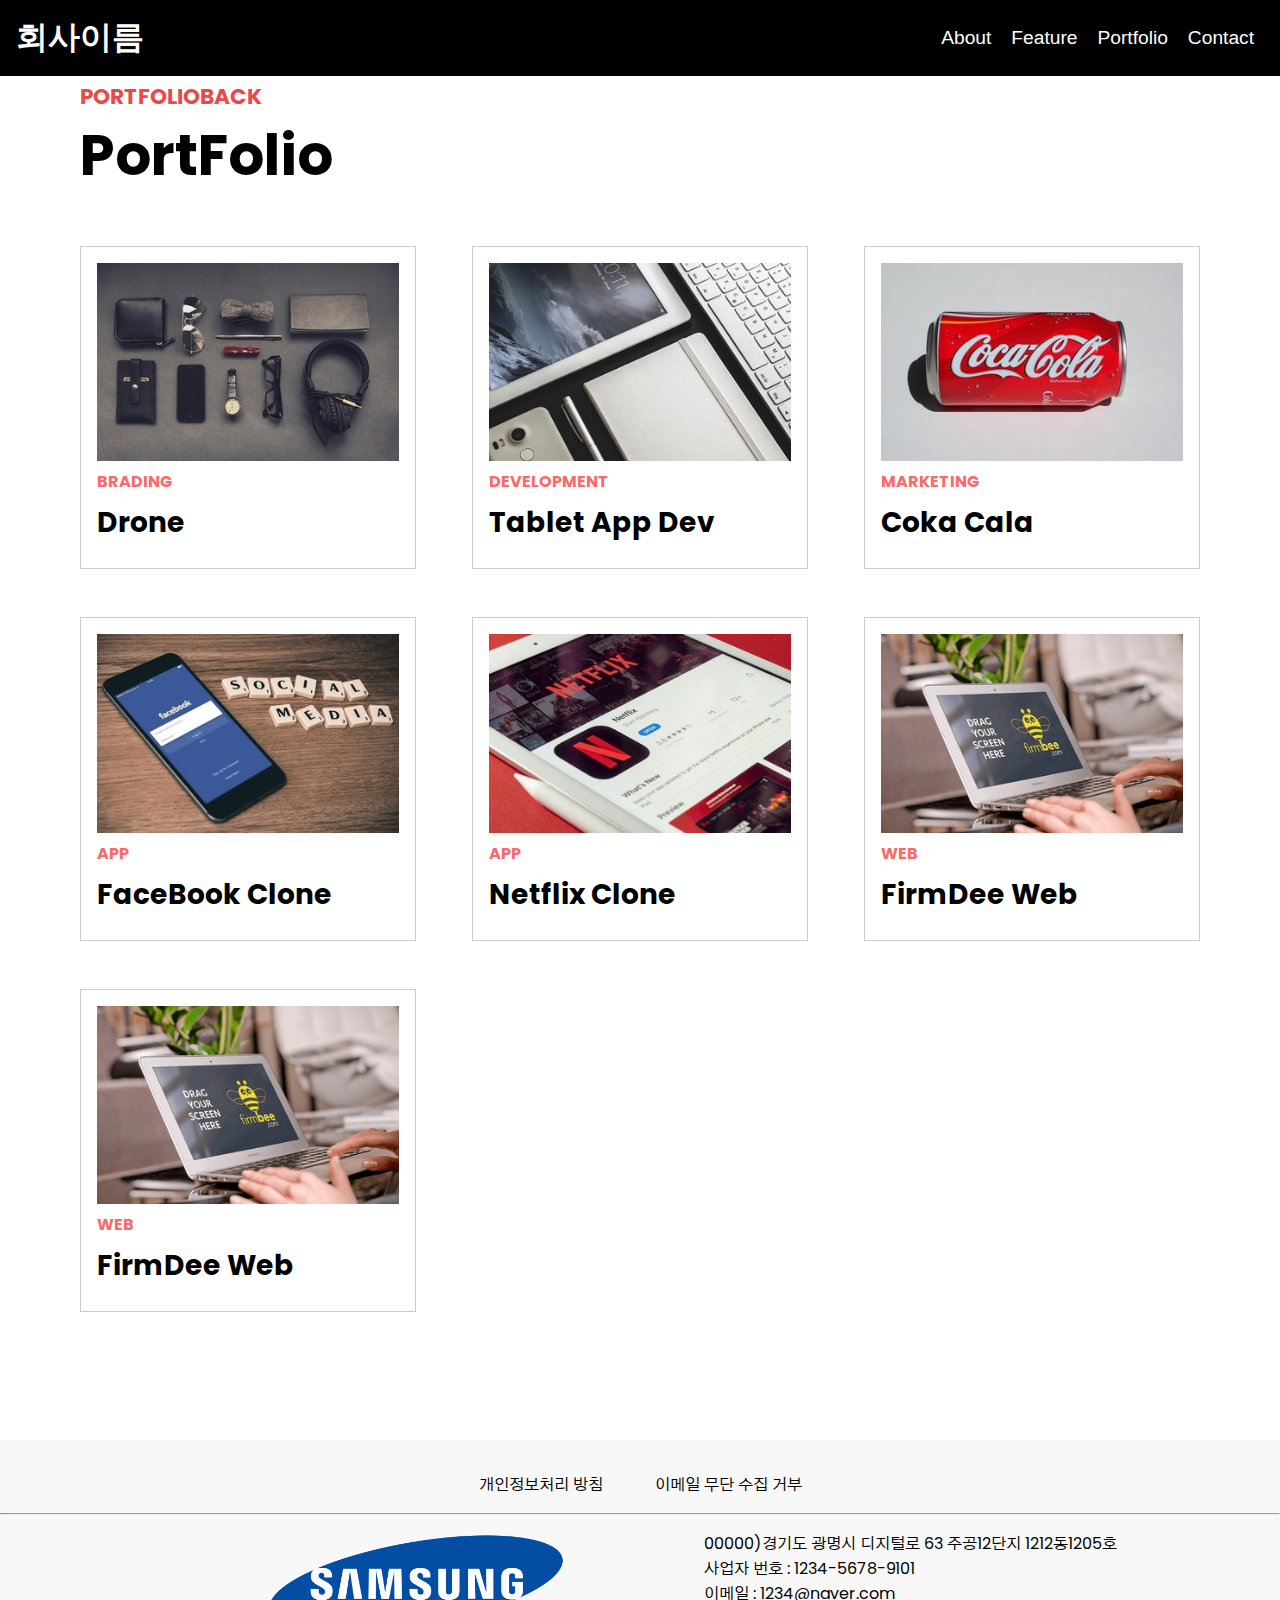
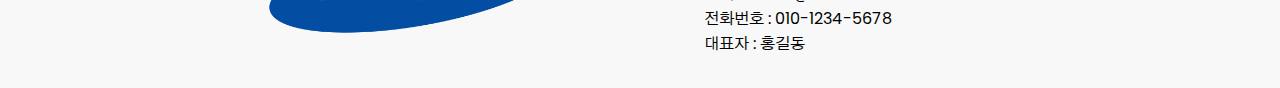
<file: deep/html/condact_product.html>
<!DOCTYPE html>
<html lang="zxx">
<head>
    <meta charset="UTF-8">
    <meta http-equiv="X-UA-Compatible" content="IE=edge">
    <meta name="viewport" content="width=device-width, initial-scale=1.0">
    <title>conduct_product</title>
    <link rel="stylesheet" href="https://cdnjs.cloudflare.com/ajax/libs/font-awesome/6.1.2/css/all.min.css" integrity="sha512-1sCRPdkRXhBV2PBLUdRb4tMg1w2YPf37qatUFeS7zlBy7jJI8Lf4VHwWfZZfpXtYSLy85pkm9GaYVYMfw5BC1A==" crossorigin="anonymous" referrerpolicy="no-referrer" />
    <!-- font 아이콘을 사용하기 위해서-->
    <link rel="stylesheet" href="../css/product.css">
    <!--띄어쓰기 조심-->
</head>
<body oncontextmenu="return false" onselectstart="return false" ondragstart="return false" onkeydown="return false">
    <!--header-->
    <header>
        <!--header은 문서나 특징 섹션(section)의 헤더(header)를 정의할 때 사용--> 
            <div class="container">
                <h1>
                    <button><a href="../../index.html">회사이름</a></button>
                </h1>
                <nav>
                <!--nav태그는 다른 페이지 또는 현재 페이지의 다른 부분과 연결되는 네비게이션 링크들의 집합-->
                    <ul>
                    <!--ul의 점 없앨려면 style="list-style: none;"사용하기-->
                        <li>
                            <!--a태크에서 위치 이동후 원하는 장소로-->
                            <button><a href="../../index.html#about">About</a></button>
                        </li>
                        <li>
                            <button><a href="../../index.html#feature">Feature</a></button>
                        </li>
                        <li>
                            <button><a href="../../index.html#portfolio">Portfolio</a></button>
                        </li>
                        <li>
                            <button><a href="../../index.html#contact">Contact</a></button>
                        </li>
                    </ul>
                </nav>
            </div>
    </header>

    <!--main-->

    <!--portpolio-->
    <section id='portfolio'>
        <div class="containder">
            <div class="title">
                <h4>PORTFOLIOBACK</h4>
                <h2>PortFolio</h2>
            </div>
            <div class="portfolio-me">
                <div class="portfolio-inner">
                    <img src='../../images/mock1.png' alt='샘플이미지1'>
                    <strong>BRADING</strong>
                    <h3><a href="https://www.naver.com/">Drone</a></h3>
                </div>

                <div class="portfolio-inner">
                    <img src='../../images/mock2.png' alt='샘플이미지2'>
                    <strong>DEVELOPMENT</strong>
                    <h3>Tablet App Dev</h3>
                </div>

                <div class="portfolio-inner">
                    <img src='../../images/mock3.png' alt='샘플이미지3'>
                    <strong>MARKETING</strong>
                    <h3>Coka Cala</h3>
                </div>

                <div class="portfolio-inner">
                    <img src='../../images/mock4.png' alt='샘플이미지4'>
                    <strong>APP</strong>
                    <h3>FaceBook Clone</h3>
                </div>

                <div class="portfolio-inner">
                    <img src='../../images/mock5.png' alt='샘플이미지5'>
                    <strong>APP</strong>
                    <h3>Netflix Clone</h3>
                </div>

                <div class="portfolio-inner">
                    <img src='../../images/mock6.png' alt='샘플이미지6'>
                    <strong>WEB</strong>
                    <h3>FirmDee Web</h3>
                </div>

                <div class="portfolio-inner">
                    <img src='../../images/mock6.png' alt='샘플이미지7'>
                    <strong>WEB</strong>
                    <h3>FirmDee Web</h3>
                </div>
            </div>
        </div>
    </section>

    <section id="last">
        <div class="footer">
            <div class ='footer_menu'>
                <a href="agree.html#agree">개인정보처리 방침</a>
                <a href="agree.html#email_">이메일 무단 수집 거부</a>
            </div>
            <hr>
            <!--줄을 만들어 버린다.-->
            <div class="summary">
                <div class="summary_main">
                    <a href="../../index.html#main">
                        <img src='../../images/samsung.png' alt='삼성 로고'>
                    </a>
                </div>
                <div class="summary_content">
                    <div class="summary_left">
                        <p>
                            00000)경기도 광명시 디지털로 63 주공12단지 1212동1205호
                        </p>

                        <p>
                            사업자 번호 : 1234-5678-9101
                        </p>

                        <p>
                            이메일 : 1234@naver.com
                        </p>

                        <p>
                            전화번호 : 010-1234-5678
                        </p>

                        <p>
                            대표자 : 홍길동
                        </p>
                    </div>
                </div>
            </div>

        </div>
    </section>

    <!--.js연결하기-->
    <script type="text/javascript">
        document.oncontextmenu = function(){return false;}
    </script>
</body>
</html>
</file>
<file: style.css>
@import url('https://fonts.googleapis.com/css2?family=Gothic+A1&family=Poppins:wght@400;700;900&display=swap');
*{
    margin:0;
    padding:0;
    /*padding속성은 내용(content)과 테두리(border))사이의 간격인 패칭 영역의 크기 설정*/
    box-sizing:border-box;
    /*box-sizing은 박스의 크기를 화면에 표시하는 방식을 변경
      속성 값을 border-box로 지정하면 테두리를 포함한 크기를 지정*/
}

a, a:link, a:visited{
    color: inherit;
    /*inherit은 상속*/
    text-decoration: none;
}


li{
    list-style:none;
}

.container{
    width: 1140px;
    margin: 0 auto;
    /*margin:0 auto;로 하면 width의 넓이로 중앙에 맞추는 효과*/
}

section{
    font-family:'Poppins', 'Gothic A1', sans-serif;
    padding:5rem;
}
 /*의사 클래스는 형제의 목록에서, 선택하려는 요소의 인덱스 패턴을 나타내는 하나의 매개변수를 사용해 지정한다. 인덱스 1부터 시작한다. 2 -> 4 -> 8 -> ... 순으로 적용*/
section:nth-child(2n){
    background-color: #f8f8f8;
    /*#f8f8f8는 회색의 매우 밝은 색조이다.*/
}

section .title{
    margin-bottom: 3rem;
}

section .title h4{
    font-size: 1.35rem;
    color: #ed4848;
    position: relative;
    /*position속성 정리
    staitc: 왼쪽에서 오른쪽, 위에서 아래로 쌓인다.
    relative: static인 상태를 기준으로 움직임. 태긔의 위치를 살짝 변경하고 싶을 때 위, 아래, 왼쪽 속성을 사용해 위치 조절가능
    absolute: position:static속성을 가지고 있지 않은 조상을 기준으로 움직인다.
    fixed: 원하는 위치에 고정하기 위해*/
}

section .title h2{
    font-size:3.5rem;
}

section .title p{
    font-size: 1.15rem;
}




/*about_me*/
/*x ::after(before){y} x가 적용된 후(전)에 y실행*/
section .about-self::after{
    content:'';
    clear: both;
    /*clear속성은 float를 취소하는 것이다.
    clear: both;는 오른쪽 왼쪽을 취소한다.*/
    display:block;
    /*display:block;은 언제나 새로운 줄에서 시작하며 해당 줄의 모든 너비를 차지한다.*/
}

section .about-self .right h3{
    font-size:2.25rem;
    margin-bottom: 1rem;
}

section .about-self .right h3 strong{
    color: #ed4848;
}

section .about-self .left{
    float:left;
    width:50%;
}

section .about-self .left .card{
    border: 1px solid #ccc;
    padding: 1rem;
    display: flex;
    /*display: flex;는 수평이 될 요소들의 container에 적용한다.*/
    align-items: center;
    /*align-items속성은 콘텐츠 아이템의 내부 상하관계 정렬 상태를 설정한다.
    align-items: center; 안의 내용 요소의 정렬 상태를 가운데로 설정한다.*/
    margin-bottom: 1.25rem;
}

section .about-self .left .card i{
    font-size: 2rem;
    margin-right:15px;
}

/*
section .about-self .left img{
    width:100%;
}
*/

section .about-self .right{
    width:50%;
    float: left;
    padding:0 2rem;;
}

section .about-self .right p{
    font-size: 1.15rem;
    margin: 1rem 0;
}

section .about-self .map iframe{
    margin-top:1.5rem;;
    width:100%;
}

section .about-self .map{
    border-radius: 2rem;
}








/*what_i_do*/
section .do-me::after{
    content:"";
    display:block;
    clear:both;
}
  /* 2사각형 크기와 간격, 내부 여백 설정 */
section .do-me .do-inner{
    background-color:#fff;
    width:22%;
    padding:2rem; 
    float:left;
    margin-right:4%;
    cursor:pointer;
}
  /* 3마지막 사각형의 외부 여백 설정 */
section .do-me .do-inner:last-child{
    margin-right:0;
}
  /* 4아이콘 폰트 크기와 색상 */
section .do-me .do-inner .icon i{
    font-size:2rem;
    color:#ff6a6a;
}

/*서진이 이름 김
section .do-me .do-inner .seojin i{
    font-size:1.4rem;
    z-index: 1;
    color:#ff6a6a;
}
*/

section .do-me .do-inner .content p span {
    display:none;
}

section .do-me .do-inner .log span img{
    position:relative;
    max-width:100%;
}

section .do-me .do-inner .seojin_img span img{
    margin-top:0;
}

section .do-me .do-inner .siemens_img span img{
    margin-top:4rem;
}

section .do-me .do-inner .kansai_img span img{
    margin-top:2.5rem;
}

section .do-me .do-inner .nohken_img span img{
    margin-top:2rem;
}

  /* 5HTML5, CSS3, BootStrap v5.0 텍스트 크기와 간격 */
section .do-me .do-inner .content h3{
    font-size:2rem;
    margin:1rem 0;
}
  /* 6사각형 텍스트 크기 */
section .do-me .do-inner .content p{
    font-size:1.15rem;
}
  /* 7do-inner 클래스에 마우스를 올리면 배경색과 텍스트 색상 변경 */
section .do-me .do-inner:hover{
    background-color:lightcoral;
    color:white;
}
  /* 8do-inner 클래스에 마우스를 올리면 아이콘 폰트 색상 변경 */
section .do-me .do-inner:hover i{
    transition-duration: 0.5s;
    margin-top: 3rem;
    color:white;
}

section .do-me .do-inner:hover span i{
    margin-top: 0;
}

section .do-me .do-inner:hover .content span{
    transition-duration: 0.7s;
    margin-top: 2rem;
    display: block;
    margin-bottom: 3rem;
}

section .do-me .do-inner:hover .log span{
    display: none;
}




/*background*/
.bg{
    background: url('./images/background.jpg') center center;
    background-size: cover;
    background-attachment: fixed;
    /*background-attachment: fixed;시 문서를 스크롤 할 경우 배경 이미지가 고정된 위치를 가진다. 예를 들어 body에 fixed로 배경이미지를 적용한 경우 컨텐츠는 오르고 내리되, 배경 이미지는 움직이지 않는다.*/
    height:650px;
}



/*portpolio*/
/*초기화를 하지 않으면 아래의 자식 노드에 영향을 준다.*/
section .portfolio-me::after{
    content:"";
    display:block;
    clear: both;
}

section .portfolio-me .portfolio-inner{
    width:30%;
    margin-right: 5%;
    background-color: #fff;
    float: left;
    padding: 1rem 1rem 1.5rem 1rem;
    border:1px solid #ccc;
    margin-bottom:3rem;
}

/*nth-child 클래스는 형제 목록에서 선택하려는 요소의 인덱스 패턴을 나타내는 하나의 매개변수를 사용해 지정한다. */
section .portfolio-me .portfolio-inner:nth-child(3n){
    margin-right:0%;
}

section .title h2 a{
    font-size:1.2rem;
    text-decoration: underline ;
    color: #fa6a6a;
}

section .portfolio-me .portfolio-inner img{
    width:100%;
    display:block;
}

section .portfolio-me .portfolio-inner strong{
    color:#fa6a6a;
    margin:0.5rem 0;
    display:block;
}

section .portfolio-me .portfolio-inner h3{
    font-size:1.75rem;
}


/*contact_with_me*/
section .contact-me::after{
    content:"";
    display:block;
    clear:both;
}

section .contact-me .left{
    width:30%;
    float:left;
}

section .contact-me .left .card{
    border: 1px solid #ccc;
    padding: 1rem;
    display: flex;
    /*display: flex;는 수평이 될 요소들의 container에 적용한다.*/
    align-items: center;
    /*align-items속성은 콘텐츠 아이템의 내부 상하관계 정렬 상태를 설정한다.
    align-items: center; 안의 내용 요소의 정렬 상태를 가운데로 설정한다.*/
    margin-bottom: 1.25rem;
}

section .contact-me .left .card i{
    font-size: 2rem;
    margin-right:15px;
}

section .contact-me .right{
    width:65%;
    float:left;
    margin-left:5%;
    border: 1px solid #ccc;
    padding:1rem;
}

section .contact-me .right .form-group{
    margin-bottom:1.25rem;
}

section .contact-me .right .form-group label{
    display:block;
    margin-bottom: 0.85rem;
}

section .contact-me .right .form-group input{
    width:100%;
    padding:0.625rem;
    outline:none;
    /*outline:none; 주변선 없애기*/
    border: 1px solid #ccc;
    border-radius: 10px;
}

section .contact-me .right .form-group textarea{
    line-height: 1.5rem;
}

/*~:focus{}면 ~이 선택되면 이라는 뜻이다.*/
section .contact-me .right .form-group input:focus,
section .contact-me .right .form-group textarea:focus{
    border:1px solid #719ece;
    box-shadow: 0 0 10px #719ece;
    /*box-shadow: 0 0 10px #719ece;는 그림자를 나타낸다. 
    box-shadow: x좌표 y좌표 크기 색상;*/
}

section .contact-me .right .form-group textarea{
    width:100%;
    height: 300px;
    padding:0.625rem;
    outline:none;
    resize: none;
    /*resize: none; 크기 조정이 불가능하게 한다.*/
    border: 1px solid #ccc;
    border-radius: 10px;
}

section .contact-me .right button{
    width: 100%;
    padding:1rem;
    background-color:#f78b00;
    border:none;
    color:white;
}

/*footer*/
section .footer::after{
    content:"";
    display:block;
    clear:both;
}

#last{
    padding: 2rem 0;
}

section .footer .footer_menu{
    text-align: center;
}

section .footer .footer_menu a{
    width: 100%;
    padding: 0px 24px 15px 24px;
}

section .footer hr{
    margin:1rem 0;
    width: 100%;
}
/*
section .footer .summary{
    text-align: center;
}
*/
section .footer .summary .summary_main{
    float:left;
    width: 25%;
    margin-left:20%;
    margin-right:5%;
}

section .footer .summary .summary_main img{
    position:relative;
    max-width:100%;
}

section .footer .summary .summary_content .summary_left{
    float:left;
    position:relative;
    width:45%;
    margin-left:5%; 
}

/*
section .footer .summary span{
    padding-right:24px;
}
*/

/*세로로 수직선 그리기
    width: 100%;
    border-right:1px solid gray;
*/




/*header*/
header{
    position: fixed;
    /*position: absolute; 부모에 종속 받지 않는다. 
                          원하는 위치 어디든
                          */
    top:0;
    width:100%;
    padding:1rem;
    /*background-color: black;*/
    z-index:1;
    /*z-index는 가중치*/
    background-color: black;
}

header .container{
    display:flex;
    /*display:flex; 해당 요소를 블록 타입으로 정의하기*/
    justify-content:space-between;
    /*justify-content:space-between; 플렉스 요소는 요소들 사이에만 여유 공간을 두고 배치
      justify-content는 플렉스 요소의 수평 방향 정렬 방식을 설정*/
    align-items: center;
    /*align-items: center; 플렉스 욧는 플렉스 컨테이너의 가운데에 배치
      align-items는 플렉스 요소의 수직 방향 정렬 방식 설정*/
    width: 100%;
    /* width: 100%; 요소가 부모 요소의 너비에 맞춰 늘어나긴 하지만 
                    auto를 지정한 것과 달리 페이지를 처음 불러올 
                    때에만 자동으로 늘어난다. 요소에 가로 마진,테두리,페딩을
                    지정하면 그 요소의 너비가 부모 너비를 넘어서 늘어난다.*/
}

header button{
    background-color: transparent;
    /*background-color: transparent; 배경을 투명색으로 해준다.*/
    border:0;
    /*border:0; 테두리 없애기*/
    cursor: pointer;
    /*cursor: pointer; 커서 올리면 마우스 모양*/
    color:white;
}

header h1 button{
    font-size:2rem;
    /*1.5em, 1.5rem; 상대적인 크기 정함
               em(상위 요소 크기의 1.5배)
               rem(html요소의 크기의 몇 배인지로 크기 정함)*/
    font-weight: bolder;
    /*font-weight: bolder; 상속된 값보다 굵은 굵기
      font-weight 글자의 굵기를 정한다.*/
    /*margin-left:6rem;*/
    /*제목 여백*/
}

header nav ul{
    display: flex;
}

header nav ul li{
    padding:10px;
}

/*
header nav ul li:nth-child(4){
    padding-right:6rem;
}*/

header nav ul li button{
    font-size:1.2rem;
}

header.active{
    background-color:#000;
    animation: fadeIn 0.5s ease-in-out;
}

/*~:focus{}면 ~이 선택되면 이라는 뜻이다.*/
header nav ul li button:hover{
    /*border:1px solid #f8f8f8;*/
    box-shadow: 0 0 17px #f8f8f8;
    /*box-shadow: 0 0 10px #719ece;는 그림자를 나타낸다. 
    box-shadow: x좌표 y좌표 크기 색상;*/
    border-radius: 10px;
    color:#f8f8f8;
}
header h1 button:hover{
    box-shadow: 0 0 17px #f8f8f8;
    /*box-shadow: 0 0 10px #719ece;는 그림자를 나타낸다. 
    box-shadow: x좌표 y좌표 크기 색상;*/
    border-radius: 20px;
    color:#f8f8f8;
}




/*main*/
main{
    width:100%;
    height:100vh;
    color:white;
    background:linear-gradient(rgba(0,0,0,0.8), rgba(0,0,0,0.8)), url("./images/me.jpg") center center;
    /*background: linear-gradient((rgba(0,0,0,0.8), rgba(0,0,0,0.8))는 그라데이션 검은색으로 살짝 url(사진 링크) center center 사진 위치 정가운데로*/
    background-size:cover;
    display:flex;
    /*display:flex; 해당 요소를 블록 타입으로 정의하기*/
    justify-content:center;
    /*justify-content:center;이거를 사용할려면 display:flex; 이것이 선행되어야 한다. justify-content는 플렉스 요소의 수평 방향 정렬 방식을 설정한다. justify-contnet:center;은 플렉스 요소는 플렉스 컨테이너의 가운데에서부터 배치된다.*/
    align-items:center;
    /*align-items속성은 플렉스 요소의 수직 방향 정렬 방식을 설정한다. align-items:center; 플레스 요소는 플렉스 컨테이너의 가운데에 배치된다.*/
    text-align:center;
    /*text-align은 텍스트의 정렬 방향을 의미한다.text-align:center 텍스트를 중앙 정렬한다.*/
}

main h4{
    font-size:2rem;
}

main .container .download{
    font-size:1.5rem;
}

main h2{
    font-family:'Varela Round', sans-serif;
    /*font-family:'Varela Round', sans-serif;글꼴을 설정하는 속성이다. Varela Round를 먼저 적용하고 지원하지 않으면 sans-serif를 적용한다.*/
    font-size:3.5rem;
    margin:2rem 0;
    /*margin: 2개의 값이면 첫 번째는 위아래 두 번째는 왼오이다.*/
    letter-spacing:3px;
    /*letter-spacing:3px; 글자간격을 3px로 만드는 것이다.*/
}

main p{
    max-width: 500px;
    /*max-width는 한줄의 길이를 지정하는 속성이다.*/
    margin:0 auto;
    font-size:1.25rem;
}

main button.download{
    background-color: transparent;
    border: 3px solid white;
    /*border: 3px solid white;는 크기, 두께, 색상을 정한다.*/
    border-radius:20px;
    /*border-radius:20px;테두리를 약간 둥글게 만든다.*/
    padding: 1rem 2rem;
    margin-top: 3rem;
    color: white;
    font-weight:bold;
    /*font-weight:bold;글꼴 굵기를 지정한다.여기서는 두껍게*/
    cursor:pointer;
}

main button.mouse{
    background-color: transparent;
    border:none;
    font-size:2rem;
    position:absolute;
    /*position:absolute;는 지정방식은 고정 위치가 뷰포트(조상따름)를 기준으로 위치를 결하는 것과 동일*/

    bottom:1rem;
    /*아래로 1rem만큼 이동*/
    left:50%;
    /*가운데로*/
    transform:translateX(-50%);
    /*transform:translateX(-50%);는 좌우(수평방향)의 이동 거리 값을 지정한다.*/
    /*좌표지정*/
    
    color:white;

    animation: upDown 1s ease-in-out infinite;
    /*animation: 이름 시간 작동방식 무한히;*/
}

/*x ::after(before){y} x가 적용된 후(전)에 y실행*/
main h2 span::after{
    content:"";
    height: 40px;
    width:3px;
    background-color:#fff;
    display:inline-block;
    /*display 속성값이 블록(block)인 요소는 언제나 새로운 줄에서 시작하며, 해당 라인의 모든 너비를 차지한다.
    속성값이 인라인(inline)인 요소는 새로운 줄에서 시작하지 않는다. 또한, 요소의 너비도 해당 라인 전체가 아닌 해당 HTML요소의 내용(contnent)만큼 차지 한다.
    display:inline-block;는 인라인 요소와 비슷하지만, 너비와 높이를 설정할 수 있다. 또한, 블록 요소처럼 margin을 이용하여 여백을 지정할 수도 있다.*/
    animation: blink .7s ease-in-out infinite;
}

@keyframes fadeIn{
    0%{
        opacity:0;
    }
    100%{
        opacity: 1;
    }
}

@keyframes blink {
    0%{
        opacity: 1;
        /*opacity는 불투명도를 설정한다.
          opacity: 1;는 선명하게
          opacity: 0;는 안보이게 해준다.*/
    }
    100%{
        opacity:0;
    }
}


/*animation 정의 내리기*/
@keyframes upDown{
    0%{
        bottom:1rem;
    }
    50%{
        bottom:1.5rem;
    }
    100%{
        bottom:1rem;
    }
}


/*반응형 웹사이트 만들기*/
/*@media 어디다 보여줄거니? and 언제해줄거니?
@media screen and (max-width: 1140px)는 화면에만 적용할거고 1140px보다 작아졌을 때에 적용할거야.*/
@media screen and (max-width: 1140px){
    /*header*/
    main .container{
        width:992px;;
    }
    section .container{
        width:600px;;
    }
    /*about_me*/
    section .about-self .left{
        width:100%;
        margin-bottom:1.5rem;
    }
    section .about-self .right{
        width:100%;
        padding:0;
    }
    section .about-self .right2{
        width:100%;
        padding:0;
    }
    /*what_i_do*/
    section .do-me .do-inner{
        width:48%;
        margin-bottom: 1.5rem;
        margin-right:0;
    }
    section .do-me .do-inner:nth-child(2n+1){
        margin-right: 4%;
    }
    /*portpolio*/
    section .portfolio-me .portfolio-inner{
        width: 48%;
        margin-right:0;
    }
    section .portfolio-me .portfolio-inner:nth-child(2n+1){
        margin-right:4%;
    }
    /*contact_with_me*/
    section .contact-me .left{
        width:100%;
    }
    section .contact-me .right{
        width:100%;
        margin-left:0;
    }
    section .footer .summary .summary_main{
        margin-left:30%;
        margin-right:30%;
        width:40%;
    }
    section .footer .summary .summary_main a img{
        max-width:100%;
    }
    section .footer .summary .summary_content .summary_left{
        margin-top: 2rem;
        width:90%;
        text-align: center;
    }
}

@media screen and (max-width: 992px){
    /*html*/
    html{
        font-size:14px;
    }
    /*header*/
    main .container{
        width:768px;;
    }
    /*portpolio*/
    section .portfolio-me .portfolio-inner{
        width: 100%;
        /*text-align: center;글자 가운데로*/
        text-align: center;
    }

    
}

@media screen and (max-width: 768px){
    /*html*/
    html{
        font-size:13px;
    }
    /*header*/
    main .container{
        width:576px;;
    }
    section .container{
        width:400px;;
    }
    /*what_i_do*/
    section .do-me .do-inner{
        width:100%;
        margin-right:0;
    }
}

@media screen and (max-width: 576px){
    /*html*/
    html{
        font-size:12px;
    }
    /*header*/
    main .container{
        width:480px;;
    }
    section .container{
        width:360px;;
    }
}

@media screen and (max-width: 400px){
    /*html*/
    html{
        font-size:11px;
    }
    /*header*/
    main .container{
        width:320px;;
    }
    section .container{
        width:320px;;
    }
    /*main*/
    main h4{
        font-size:1.5rem;
    }
    /*about_me*/
    section .title{
        font-size:3rem;
    }
}
</file>
<file: css/about_me.css>
section .about-self .right h3{
    font-size:2.25rem;
    margin-bottom: 1rem;
}

section .about-self .right h3 strong{
    color: #ed4848;
}

section .about-self .left{
    float:left;
    width:50%;
}

section .about-self .left img{
    width:100%;
}

section .about-self .right{
    width:50%;
    float: left;
    padding:0 2rem;;
}

section .about-self .right p{
    font-size: 1.15rem;
    margin: 1rem 0;
}

section .about-self .right .social a{
    font-size: 2.5rem;
    margin-right: 0.25rem;
}
</file>
<file: css/background.css>
.bg{
    background: url('../images/background.jpg') center center;
    background-size: cover;
    background-attachment: fixed;
    /*background-attachment: fixed;시 문서를 스크롤 할 경우 배경 이미지가 고정된 위치를 가진다. 예를 들어 body에 fixed로 배경이미지를 적용한 경우 컨텐츠는 오르고 내리되, 배경 이미지는 움직이지 않는다.*/
    height:650px;
}
</file>
<file: css/contact_with_me.css>
section .contact-me::after{
    content:"";
    display:block;
    clear:both;
}

section .contact-me .left{
    width:30%;
    float:left;
}

section .contact-me .left .card{
    border: 1px solid #ccc;
    padding: 1rem;
    display: flex;
    /*display: flex;는 수평이 될 요소들의 container에 적용한다.*/
    align-items: center;
    /*align-items속성은 콘텐츠 아이템의 내부 상하관계 정렬 상태를 설정한다.
    align-items: center; 안의 내용 요소의 정렬 상태를 가운데로 설정한다.*/
    margin-bottom: 1.25rem;
}

section .contact-me .left .card i{
    font-size: 2rem;
    margin-right:15px;
}

section .contact-me .right{
    width:65%;
    float:left;
    margin-left:5%;
    border: 1px solid #ccc;
    padding:1rem;
}

section .contact-me .right .form-group{
    margin-bottom:1.25rem;
}

section .contact-me .right .form-group label{
    display:block;
    margin-bottom: 0.85rem;
}

section .contact-me .right .form-group input{
    width:100%;
    padding:0.625rem;
    outline:none;
    /*outline:none; 주변선 없애기*/
    border: 1px solid #ccc;
    border-radius: 10px;
}

/*~:focus{}면 ~이 선택되면 이라는 뜻이다.*/
section .contact-me .right .form-group input:focus,
section .contact-me .right .form-group textarea:focus{
    border:1px solid #719ece;
    box-shadow: 0 0 10px #719ece;
    /*box-shadow: 0 0 10px #719ece;는 그림자를 나타낸다. 
    box-shadow: x좌표 y좌표 크기 색상;*/
}

section .contact-me .right .form-group textarea{
    width:100%;
    height: 300px;
    padding:0.625rem;
    outline:none;
    resize: none;
    /*resize: none; 크기 조정이 불가능하게 한다.*/
    border: 1px solid #ccc;
    border-radius: 10px;
}

section .contact-me .right button{
    width: 100%;
    padding:1rem;
    background-color:#f78b00;
    border:none;
    color:white;
}
</file>
<file: css/header.css>
header{
    position: absolute;
    /*position: absolute; 부모에 종속 받지 않는다. 
                          원하는 위치 어디든
                          */
    top:0;
    width:100%;
    padding:1rem;
}

header .container{
    display:flex;
    /*display:flex; 해당 요소를 블록 타입으로 정의하기*/
    justify-content:space-between;
    /*justify-content:space-between; 플렉스 요소는 요소들 사이에만 여유 공간을 두고 배치
      justify-content는 플렉스 요소의 수평 방향 정렬 방식을 설정*/
    align-items: center;
    /*align-items: center; 플렉스 욧는 플렉스 컨테이너의 가운데에 배치
      align-items는 플렉스 요소의 수직 방향 정렬 방식 설정*/
    width: 100%;
    /* width: 100%; 요소가 부모 요소의 너비에 맞춰 늘어나긴 하지만 
                    auto를 지정한 것과 달리 페이지를 처음 불러올 
                    때에만 자동으로 늘어난다. 요소에 가로 마진,테두리,페딩을
                    지정하면 그 요소의 너비가 부모 너비를 넘어서 늘어난다.*/
}

header button{
    background-color: transparent;
    /*background-color: transparent; 배경을 투명색으로 해준다.*/
    border:0;
    /*border:0; 테두리 없애기*/
    cursor: pointer;
    /*cursor: pointer; 커서 올리면 마우스 모양*/
}

header h1 button{
    font-size:2rem;
    /*1.5em, 1.5rem; 상대적인 크기 정함
               em(상위 요소 크기의 1.5배)
               rem(html요소의 크기의 몇 배인지로 크기 정함)*/
    font-weight: bolder;
    /*font-weight: bolder; 상속된 값보다 굵은 굵기
      font-weight 글자의 굵기를 정한다.*/
}

header nav ul{
    display: flex;
}

header nav ul li{
    padding:10px;
}

header nav ul li button{
    font-size:1.2rem;
}
</file>
<file: css/main.css>
main{
    width:100%;
    height:100vh;
    color:white;
    background:linear-gradient(rgba(0,0,0,0.8), rgba(0,0,0,0.8)), url("../images/me.jpg") center center;
    /*background: linear-gradient((rgba(0,0,0,0.8), rgba(0,0,0,0.8))는 그라데이션 검은색으로 살짝 url(사진 링크) center center 사진 위치 정가운데로*/
    background-size:cover;
    display:flex;
    /*display:flex; 해당 요소를 블록 타입으로 정의하기*/
    justify-content:center;
    /*justify-content:center;이거를 사용할려면 display:flex; 이것이 선행되어야 한다. justify-content는 플렉스 요소의 수평 방향 정렬 방식을 설정한다. justify-contnet:center;은 플렉스 요소는 플렉스 컨테이너의 가운데에서부터 배치된다.*/
    align-items:center;
    /*align-items속성은 플렉스 요소의 수직 방향 정렬 방식을 설정한다. align-items:center; 플레스 요소는 플렉스 컨테이너의 가운데에 배치된다.*/
    text-align:center;
    /*text-align은 텍스트의 정렬 방향을 의미한다.text-align:center 텍스트를 중앙 정렬한다.*/
}

main h4{
    font-size:2rem;
}

main h2{
    font-family:'Varela Round', sans-serif;
    /*font-family:'Varela Round', sans-serif;글꼴을 설정하는 속성이다. Varela Round를 먼저 적용하고 지원하지 않으면 sans-serif를 적용한다.*/
    font-size:3.5rem;
    margin:2rem 0;
    /*margin: 2개의 값이면 첫 번째는 위아래 두 번째는 왼오이다.*/
    letter-spacing:3px;
    /*letter-spacing:3px; 글자간격을 3px로 만드는 것이다.*/
}

main p{
    max-width: 500px;
    /*max-width는 한줄의 길이를 지정하는 속성이다.*/
    margin:0 auto;
    font-size:1.25rem;
}

main button.download{
    background-color: transparent;
    border: 3px solid white;
    /*border: 3px solid white;는 크기, 두께, 색상을 정한다.*/
    border-radius:20px;
    /*border-radius:20px;테두리를 약간 둥글게 만든다.*/
    padding: 1rem 2rem;
    margin-top: 3rem;
    color: white;
    font-weight:bold;
    /*font-weight:bold;글꼴 굵기를 지정한다.여기서는 두껍게*/
    cursor:pointer;
}

main button.mouse{
    background-color: transparent;
    border:none;
    font-size:2rem;
    position:absolute;
    /*position:absolute;는 지정방식은 고정 위치가 뷰포트(조상따름)를 기준으로 위치를 결하는 것과 동일*/

    bottom:1rem;
    /*아래로 1rem만큼 이동*/
    left:50%;
    /*가운데로*/
    transform:translateX(-50%);
    /*transform:translateX(-50%);는 좌우(수평방향)의 이동 거리 값을 지정한다.*/
    /*좌표지정*/
    
    color:white;

    animation: upDown 1s ease-in-out infinite;
    /*animation: 이름 시간 작동방식 무한히;*/
}

/*x ::after(before){y} x가 적용된 후(전)에 y실행*/
main h2 span::after{
    content:"";
    height: 40px;
    width:3px;
    background-color:#fff;
    display:inline-block;
    /*display 속성값이 블록(block)인 요소는 언제나 새로운 줄에서 시작하며, 해당 라인의 모든 너비를 차지한다.
    속성값이 인라인(inline)인 요소는 새로운 줄에서 시작하지 않는다. 또한, 요소의 너비도 해당 라인 전체가 아닌 해당 HTML요소의 내용(contnent)만큼 차지 한다.
    display:inline-block;는 인라인 요소와 비슷하지만, 너비와 높이를 설정할 수 있다. 또한, 블록 요소처럼 margin을 이용하여 여백을 지정할 수도 있다.*/
    animation: blink .7s ease-in-out infinite;
}

@keyframes blink {
    0%{
        opacity: 1;
        /*opacity는 불투명도를 설정한다.
          opacity: 1;는 선명하게
          opacity: 0;는 안보이게 해준다.*/
    }
    100%{
        opacity:0;
    }
}


/*animation 정의 내리기*/
@keyframes upDown{
    0%{
        bottom:1rem;
    }
    50%{
        bottom:1.5rem;
    }
    100%{
        bottom:1rem;
    }
}
</file>
<file: css/portfolio.css>
/*초기화를 하지 않으면 아래의 자식 노드에 영향을 준다.*/
section .portfolio-me::after{
    content:"";
    display:block;
    clear: both;
}

section .portfolio-me .portfolio-inner{
    width:30%;
    margin-right: 5%;
    background-color: #fff;
    float: left;
    padding: 1rem 1rem 1.5rem 1rem;
    border:1px solid #ccc;
    margin-bottom:3rem;
}

/*nth-child 클래스는 형제 목록에서 선택하려는 요소의 인덱스 패턴을 나타내는 하나의 매개변수를 사용해 지정한다. */
section .portfolio-me .portfolio-inner:nth-child(3n){
    margin-right:0%;
}

section .portfolio-me .portfolio-inner img{
    width:100%;
    display:block;
}

section .portfolio-me .portfolio-inner strong{
    color:#fa6a6a;
    margin:0.5rem 0;
    display:block;
}

section .portfolio-me .portfolio-inner h3{
    font-size:1.75rem;
}
</file>
<file: css/what_i_do.css>
section{
    background-color: #f8f8f8;
    /*#f8f8f8는 회색의 매우 밝은 색조이다.*/
}


section .do-me::after{
    content:"";
    display:block;
    clear:both;
    /*clear:both; float 속성 해제하기
    이를 하는 이유는 그 이후에 오는 다른 요소들까지 똑같은 속성이 전달되어 둘러싼 형태가 되거나 부유된 영역 아래(under)로 들어가게 된다. 따라서 float를 더이상 사용하지 않고 그 전으로 되돌리고 싶다면 사용하는 것이다.*/
}

section .do-me .do-inner{
    width: 30%;
    padding:2rem;
    float:left;
    background-color: #fff;
    margin-right: 5%;
    cursor:pointer;
}

/*last-child는 모든 자식(child)요소 중에서 맨 마지막에 위치한 자식(child)요소를 모두 선택한다.*/
section .do-me .do-inner:last-child{
    margin-right:0;
}

section .do-me .do-inner .icon i{
    font-size: 2.5rem;
    color:#ff6a6a;
}

section .do-me .do-inner .content h3{
    font-size:2rem;
    margin:1rem 0;
}

section .do-me .do-inner .content p{
    font-size: 1.15rem;
    margin:1rem 0;
}

section .do-me .do-inner:hover{
    background-color: lightcoral;
    color: white;
}

section .do-me .do-inner:hover .icon i{
    color:white;
}
</file>
<file: deep/css/agree.css>
@import url('https://fonts.googleapis.com/css2?family=Gothic+A1&family=Poppins:wght@400;700;900&display=swap');
*{
    margin:0;
    padding:0;
    /*padding속성은 내용(content)과 테두리(border))사이의 간격인 패칭 영역의 크기 설정*/
    box-sizing:border-box;
    /*box-sizing은 박스의 크기를 화면에 표시하는 방식을 변경
      속성 값을 border-box로 지정하면 테두리를 포함한 크기를 지정*/
}

a, a:link, a:visited{
    color: inherit;
    /*inherit은 상속*/
    text-decoration: none;
}


li{
    list-style:none;
}

.container{
    width: 1140px;
    margin: 0 auto;
    /*margin:0 auto;로 하면 width의 넓이로 중앙에 맞추는 효과*/
}

section{
    font-family:'Poppins', 'Gothic A1', sans-serif;
    padding:5rem;
}
 /*의사 클래스는 형제의 목록에서, 선택하려는 요소의 인덱스 패턴을 나타내는 하나의 매개변수를 사용해 지정한다. 인덱스 1부터 시작한다. 2 -> 4 -> 8 -> ... 순으로 적용*/
section:nth-child(2n+1){
    background-color: #f8f8f8;
    /*#f8f8f8는 회색의 매우 밝은 색조이다.*/
}

section .title{
    margin-bottom: 3rem;
}

section .title h4{
    font-size: 1.35rem;
    color: #ed4848;
    position: relative;
    /*position속성 정리
    staitc: 왼쪽에서 오른쪽, 위에서 아래로 쌓인다.
    relative: static인 상태를 기준으로 움직임. 태긔의 위치를 살짝 변경하고 싶을 때 위, 아래, 왼쪽 속성을 사용해 위치 조절가능
    absolute: position:static속성을 가지고 있지 않은 조상을 기준으로 움직인다.
    fixed: 원하는 위치에 고정하기 위해*/
}

section .title h2{
    font-size:3.5rem;
}

section .title p{
    font-size: 1.15rem;
}

/*portpolio*/
/*초기화를 하지 않으면 아래의 자식 노드에 영향을 준다.*/

/*
section .portfolio-me::after{
    content:"";
    display:block;
    clear: both;
}
*/

section .agree_main h1{
    margin:3rem auto 4rem;
    font-size: 2.5rem;
}

section .person h2{
    border:solid;
}

section .person p{
    padding:1rem;
    color:#808080;
}

section .person .person_content h3{
    padding-left:1rem;
    margin-top:2rem;
}

section .person .person_content h4{
    padding-left:1rem;
}

section .email h2{
    margin-top: 10rem;
    border:solid;
}

section .email p{
    padding:1rem;
    color:#808080;
}

section .email .email_content h3{
    padding-left:1rem;
    margin-top:2rem;
}

section .email .email_content h4{
    padding-left:1rem;
}



/*header*/
header{
    position: fixed;
    /*position: absolute; 부모에 종속 받지 않는다. 
                          원하는 위치 어디든
                          */
    top:0;
    width:100%;
    padding:1rem;
    /*background-color: black;*/
    z-index:1;
    /*z-index는 가중치*/
    background-color:black;
}

header .container{
    display:flex;
    /*display:flex; 해당 요소를 블록 타입으로 정의하기*/
    justify-content:space-between;
    /*justify-content:space-between; 플렉스 요소는 요소들 사이에만 여유 공간을 두고 배치
      justify-content는 플렉스 요소의 수평 방향 정렬 방식을 설정*/
    align-items: center;
    /*align-items: center; 플렉스 욧는 플렉스 컨테이너의 가운데에 배치
      align-items는 플렉스 요소의 수직 방향 정렬 방식 설정*/
    width: 100%;
    /* width: 100%; 요소가 부모 요소의 너비에 맞춰 늘어나긴 하지만 
                    auto를 지정한 것과 달리 페이지를 처음 불러올 
                    때에만 자동으로 늘어난다. 요소에 가로 마진,테두리,페딩을
                    지정하면 그 요소의 너비가 부모 너비를 넘어서 늘어난다.*/
}

header button{
    background-color: transparent;
    /*background-color: transparent; 배경을 투명색으로 해준다.*/
    border:0;
    /*border:0; 테두리 없애기*/
    cursor: pointer;
    /*cursor: pointer; 커서 올리면 마우스 모양*/
    color:white;
}

header h1 button{
    font-size:2rem;
    /*1.5em, 1.5rem; 상대적인 크기 정함
               em(상위 요소 크기의 1.5배)
               rem(html요소의 크기의 몇 배인지로 크기 정함)*/
    font-weight: bolder;
    /*font-weight: bolder; 상속된 값보다 굵은 굵기
      font-weight 글자의 굵기를 정한다.*/
}

header nav ul{
    display: flex;
}

header nav ul li{
    padding:10px;
}

header nav ul li button{
    font-size:1.2rem;
}

header.active{
    background-color:#000;
    animation: fadeIn 0.5s ease-in-out;
}

header nav ul li button:hover{
    /*border:1px solid #f8f8f8;*/
    box-shadow: 0 0 17px #f8f8f8;
    /*box-shadow: 0 0 10px #719ece;는 그림자를 나타낸다. 
    box-shadow: x좌표 y좌표 크기 색상;*/
    border-radius: 10px;
    color:#f8f8f8;
}
header h1 button:hover{
    box-shadow: 0 0 17px #f8f8f8;
    /*box-shadow: 0 0 10px #719ece;는 그림자를 나타낸다. 
    box-shadow: x좌표 y좌표 크기 색상;*/
    border-radius: 20px;
    color:#f8f8f8;
}

/*footer*/
section .footer::after{
    content:"";
    display:block;
    clear:both;
}

#last{
    padding: 2rem 0;
}

section .footer .footer_menu{
    text-align: center;
}

section .footer .footer_menu a{
    width: 100%;
    padding: 0px 24px 15px 24px;
}

section .footer hr{
    margin:1rem 0;
    width: 100%;
}
/*
section .footer .summary{
    text-align: center;
}
*/
section .footer .summary .summary_main{
    float:left;
    width: 25%;
    margin-left:20%;
    margin-right:5%;
}

section .footer .summary .summary_main img{
    position:relative;
    max-width:100%;
}

section .footer .summary .summary_content .summary_left{
    float:left;
    position:relative;
    width:45%;
    margin-left:5%; 
}

/*
section .footer .summary span{
    padding-right:24px;
}
*/


/*세로로 수직선 그리기
    width: 100%;
    border-right:1px solid gray;
*/


/*반응형 웹사이트 만들기*/
/*@media 어디다 보여줄거니? and 언제해줄거니?
@media screen and (max-width: 1140px)는 화면에만 적용할거고 1140px보다 작아졌을 때에 적용할거야.*/
@media screen and (max-width: 1140px){
    /*header*/
    main .container{
        width:992px;;
    }
    section .container{
        width:600px;;
    }
    /*portpolio*/
    section .portfolio-me .portfolio-inner{
        width: 48%;
        margin-right:0;
    }
    section .portfolio-me .portfolio-inner:nth-child(2n+1){
        margin-right:4%;
    }
    section .footer .summary .summary_main{
        margin-left:30%;
        margin-right:30%;
        width:40%;
    }
    section .footer .summary .summary_main a img{
        max-width:100%;
    }
    section .footer .summary .summary_content .summary_left{
        margin-top: 2rem;
        width:90%;
        text-align: center;
    }
}

@media screen and (max-width: 992px){
    /*html*/
    html{
        font-size:14px;
    }
    /*header*/
    main .container{
        width:768px;;
    }
    /*portpolio*/
    section .portfolio-me .portfolio-inner{
        width: 100%;
        margin-right:0;
    }
}

@media screen and (max-width: 768px){
    /*html*/
    html{
        font-size:13px;
    }
    /*header*/
    main .container{
        width:576px;;
    }
    section .container{
        width:400px;;
    }
    /*what_i_do*/
    section .do-me .do-inner{
        width:100%;
        margin-right:0;
    }
}

@media screen and (max-width: 576px){
    /*html*/
    html{
        font-size:12px;
    }
    /*header*/
    main .container{
        width:480px;;
    }
    section .container{
        width:360px;;
    }
}

@media screen and (max-width: 400px){
    /*html*/
    html{
        font-size:11px;
    }
    /*header*/
    main .container{
        width:320px;;
    }
    section .container{
        width:320px;;
    }
    /*main*/
    main h4{
        font-size:1.5rem;
    }
    /*about_me*/
    section .title{
        font-size:3rem;
    }
}
</file>
<file: deep/css/product.css>
@import url('https://fonts.googleapis.com/css2?family=Gothic+A1&family=Poppins:wght@400;700;900&display=swap');
*{
    margin:0;
    padding:0;
    /*padding속성은 내용(content)과 테두리(border))사이의 간격인 패칭 영역의 크기 설정*/
    box-sizing:border-box;
    /*box-sizing은 박스의 크기를 화면에 표시하는 방식을 변경
      속성 값을 border-box로 지정하면 테두리를 포함한 크기를 지정*/
}

a, a:link, a:visited{
    color: inherit;
    /*inherit은 상속*/
    text-decoration: none;
}


li{
    list-style:none;
}

.container{
    width: 1140px;
    margin: 0 auto;
    /*margin:0 auto;로 하면 width의 넓이로 중앙에 맞추는 효과*/
}

section{
    font-family:'Poppins', 'Gothic A1', sans-serif;
    padding:5rem;
}
 /*의사 클래스는 형제의 목록에서, 선택하려는 요소의 인덱스 패턴을 나타내는 하나의 매개변수를 사용해 지정한다. 인덱스 1부터 시작한다. 2 -> 4 -> 8 -> ... 순으로 적용*/
section:nth-child(2n+1){
    background-color: #f8f8f8;
    /*#f8f8f8는 회색의 매우 밝은 색조이다.*/
}

section .title{
    margin-bottom: 3rem;
}

section .title h4{
    font-size: 1.35rem;
    color: #ed4848;
    position: relative;
    /*position속성 정리
    staitc: 왼쪽에서 오른쪽, 위에서 아래로 쌓인다.
    relative: static인 상태를 기준으로 움직임. 태긔의 위치를 살짝 변경하고 싶을 때 위, 아래, 왼쪽 속성을 사용해 위치 조절가능
    absolute: position:static속성을 가지고 있지 않은 조상을 기준으로 움직인다.
    fixed: 원하는 위치에 고정하기 위해*/
}

section .title h2{
    font-size:3.5rem;
}

section .title p{
    font-size: 1.15rem;
}









/*portpolio*/
/*초기화를 하지 않으면 아래의 자식 노드에 영향을 준다.*/
section .portfolio-me::after{
    content:"";
    display:block;
    clear: both;
}

section .portfolio-me .portfolio-inner{
    width:30%;
    margin-right: 5%;
    background-color: #fff;
    float: left;
    padding: 1rem 1rem 1.5rem 1rem;
    border:1px solid #ccc;
    margin-bottom:3rem;
}

/*nth-child 클래스는 형제 목록에서 선택하려는 요소의 인덱스 패턴을 나타내는 하나의 매개변수를 사용해 지정한다. */
section .portfolio-me .portfolio-inner:nth-child(3n){
    margin-right:0%;
}

section .title h2 a{
    font-size:1.2rem;
    text-decoration: underline ;
    color: #fa6a6a;
}

section .portfolio-me .portfolio-inner img{
    width:100%;
    display:block;
}

section .portfolio-me .portfolio-inner strong{
    color:#fa6a6a;
    margin:0.5rem 0;
    display:block;
}

section .portfolio-me .portfolio-inner h3{
    font-size:1.75rem;
}



/*header*/
header{
    position: fixed;
    /*position: absolute; 부모에 종속 받지 않는다. 
                          원하는 위치 어디든
                          */
    top:0;
    width:100%;
    padding:1rem;
    /*background-color: black;*/
    z-index:1;
    /*z-index는 가중치*/
    background-color:black;
}

header .container{
    display:flex;
    /*display:flex; 해당 요소를 블록 타입으로 정의하기*/
    justify-content:space-between;
    /*justify-content:space-between; 플렉스 요소는 요소들 사이에만 여유 공간을 두고 배치
      justify-content는 플렉스 요소의 수평 방향 정렬 방식을 설정*/
    align-items: center;
    /*align-items: center; 플렉스 욧는 플렉스 컨테이너의 가운데에 배치
      align-items는 플렉스 요소의 수직 방향 정렬 방식 설정*/
    width: 100%;
    /* width: 100%; 요소가 부모 요소의 너비에 맞춰 늘어나긴 하지만 
                    auto를 지정한 것과 달리 페이지를 처음 불러올 
                    때에만 자동으로 늘어난다. 요소에 가로 마진,테두리,페딩을
                    지정하면 그 요소의 너비가 부모 너비를 넘어서 늘어난다.*/
}

header button{
    background-color: transparent;
    /*background-color: transparent; 배경을 투명색으로 해준다.*/
    border:0;
    /*border:0; 테두리 없애기*/
    cursor: pointer;
    /*cursor: pointer; 커서 올리면 마우스 모양*/
    color:white;
}

header h1 button{
    font-size:2rem;
    /*1.5em, 1.5rem; 상대적인 크기 정함
               em(상위 요소 크기의 1.5배)
               rem(html요소의 크기의 몇 배인지로 크기 정함)*/
    font-weight: bolder;
    /*font-weight: bolder; 상속된 값보다 굵은 굵기
      font-weight 글자의 굵기를 정한다.*/
}

header nav ul{
    display: flex;
}

header nav ul li{
    padding:10px;
}

header nav ul li button{
    font-size:1.2rem;
}

header.active{
    background-color:#000;
    animation: fadeIn 0.5s ease-in-out;
}

header nav ul li button:hover{
    /*border:1px solid #f8f8f8;*/
    box-shadow: 0 0 17px #f8f8f8;
    /*box-shadow: 0 0 10px #719ece;는 그림자를 나타낸다. 
    box-shadow: x좌표 y좌표 크기 색상;*/
    border-radius: 10px;
    color:#f8f8f8;
}
header h1 button:hover{
    box-shadow: 0 0 17px #f8f8f8;
    /*box-shadow: 0 0 10px #719ece;는 그림자를 나타낸다. 
    box-shadow: x좌표 y좌표 크기 색상;*/
    border-radius: 20px;
    color:#f8f8f8;
}

/*footer*/
section .footer::after{
    content:"";
    display:block;
    clear:both;
}

#last{
    padding: 2rem 0;
}

section .footer .footer_menu{
    text-align: center;
}

section .footer .footer_menu a{
    width: 100%;
    padding: 0px 24px 15px 24px;
}

section .footer hr{
    margin:1rem 0;
    width: 100%;
}
/*
section .footer .summary{
    text-align: center;
}
*/
section .footer .summary .summary_main{
    float:left;
    width: 25%;
    margin-left:20%;
    margin-right:5%;
}

section .footer .summary .summary_main img{
    position:relative;
    max-width:100%;
}

section .footer .summary .summary_content .summary_left{
    float:left;
    position:relative;
    width:45%;
    margin-left:5%; 
}

/*
section .footer .summary span{
    padding-right:24px;
}
*/

/*세로로 수직선 그리기
    width: 100%;
    border-right:1px solid gray;
*/




/*반응형 웹사이트 만들기*/
/*@media 어디다 보여줄거니? and 언제해줄거니?
@media screen and (max-width: 1140px)는 화면에만 적용할거고 1140px보다 작아졌을 때에 적용할거야.*/
@media screen and (max-width: 1140px){
    /*header*/
    main .container{
        width:992px;;
    }
    section .container{
        width:600px;;
    }
    /*portpolio*/
    section .portfolio-me .portfolio-inner{
        width: 48%;
        margin-right:0;
    }
    section .portfolio-me .portfolio-inner:nth-child(2n+1){
        margin-right:4%;
    }
    section .footer .summary .summary_main{
        margin-left:30%;
        margin-right:30%;
        width:40%;
    }
    section .footer .summary .summary_main a img{
        max-width:100%;
    }
    section .footer .summary .summary_content .summary_left{
        margin-top: 2rem;
        width:90%;
        text-align: center;
    }
}

@media screen and (max-width: 992px){
    /*html*/
    html{
        font-size:14px;
    }
    /*header*/
    main .container{
        width:768px;;
    }
    /*portpolio*/
    section .portfolio-me .portfolio-inner{
        width: 100%;
        margin-right:0;
    }
}

@media screen and (max-width: 768px){
    /*html*/
    html{
        font-size:13px;
    }
    /*header*/
    main .container{
        width:576px;;
    }
    section .container{
        width:400px;;
    }
    /*what_i_do*/
    section .do-me .do-inner{
        width:100%;
        margin-right:0;
    }
}

@media screen and (max-width: 576px){
    /*html*/
    html{
        font-size:12px;
    }
    /*header*/
    main .container{
        width:480px;;
    }
    section .container{
        width:360px;;
    }
}

@media screen and (max-width: 400px){
    /*html*/
    html{
        font-size:11px;
    }
    /*header*/
    main .container{
        width:320px;;
    }
    section .container{
        width:320px;;
    }
    /*main*/
    main h4{
        font-size:1.5rem;
    }
    /*about_me*/
    section .title{
        font-size:3rem;
    }
}
</file>
